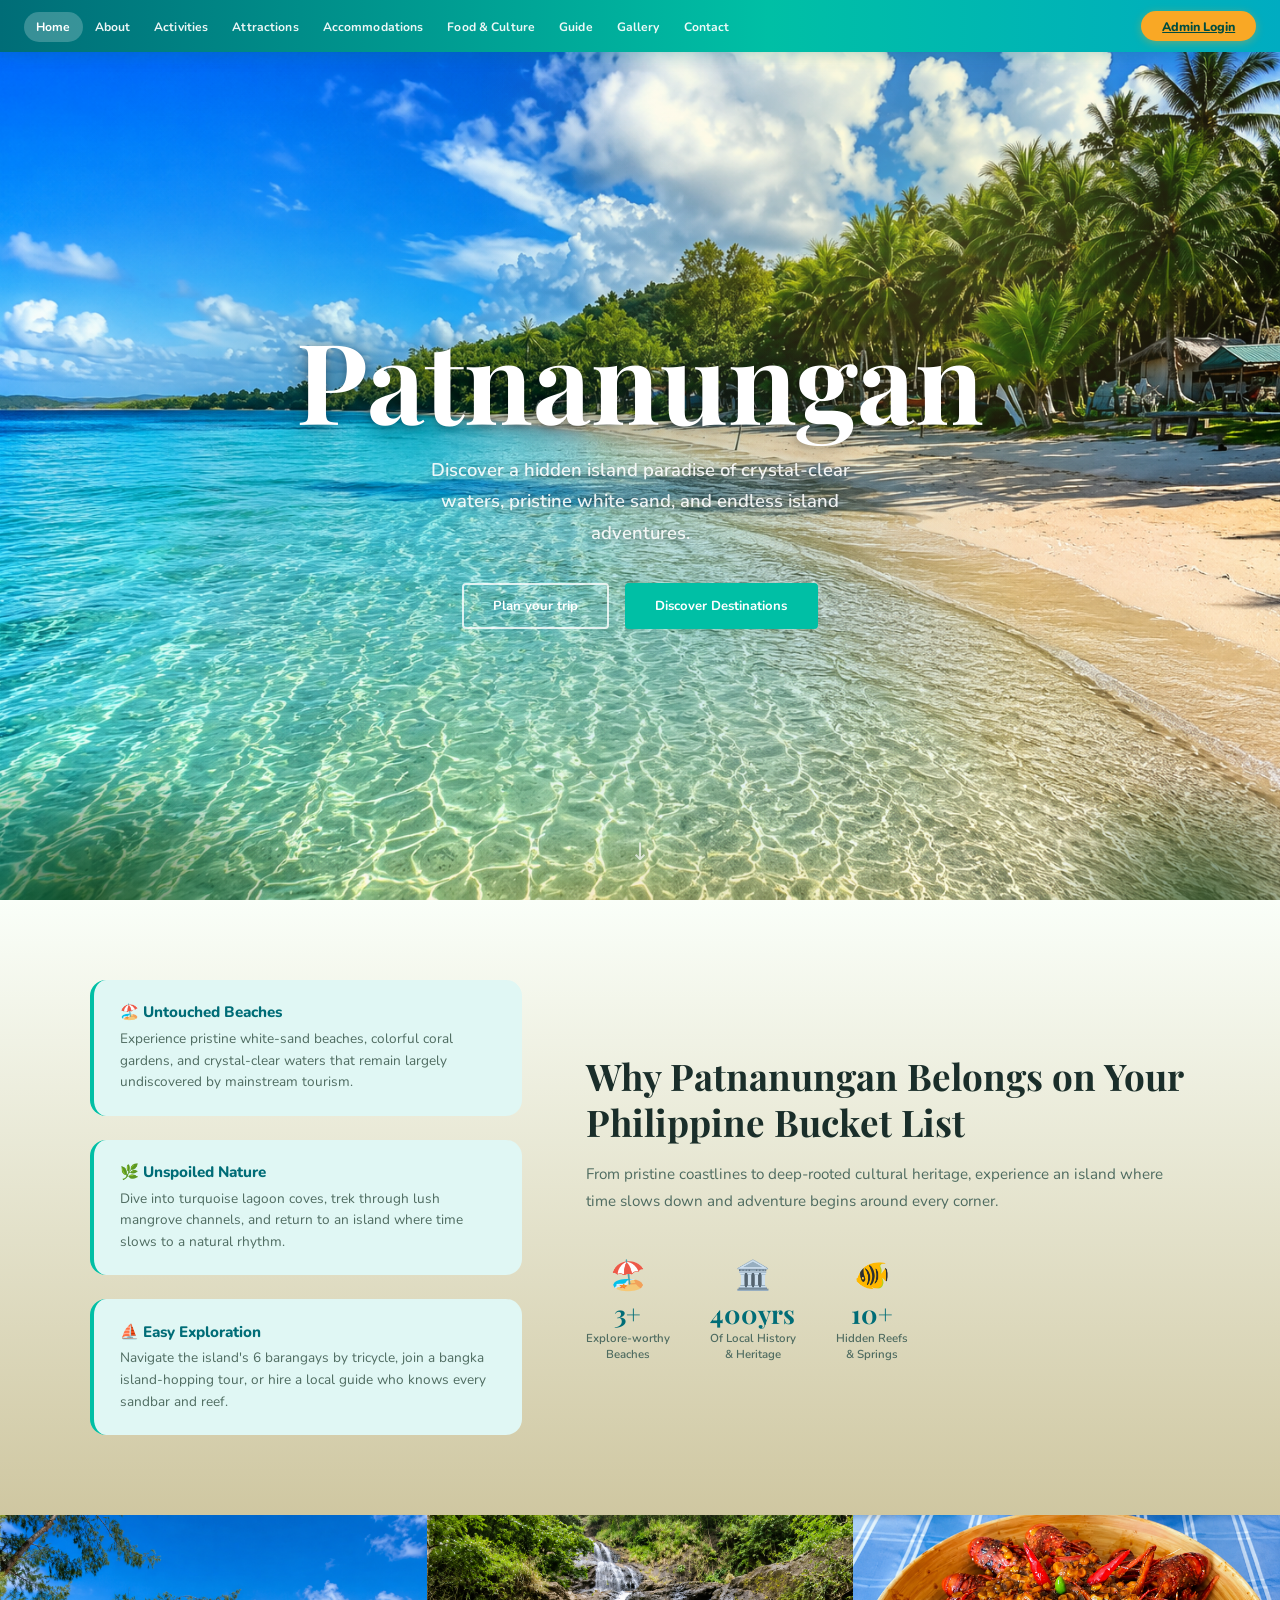
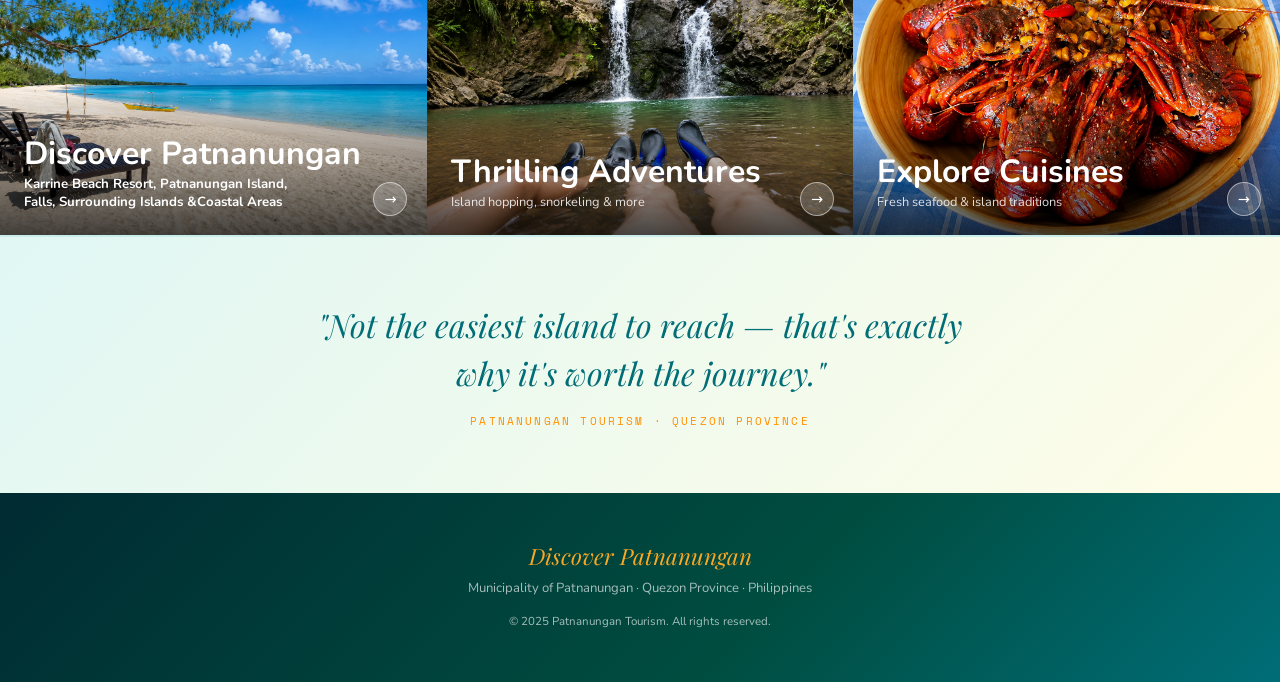
<file: patnanungan_site/index.html>
<!DOCTYPE html>
<html lang="en">
<head>
<meta charset="UTF-8">
<meta name="viewport" content="width=device-width, initial-scale=1.0">
<title>Discover Patnanungan — Island Paradise of Quezon</title>
<link rel="preconnect" href="https://fonts.googleapis.com">
<link href="https://fonts.googleapis.com/css2?family=Playfair+Display:ital,wght@0,400;0,700;1,400&family=Nunito:wght@400;600;700;800&family=Space+Mono:wght@400;700&display=swap" rel="stylesheet">
<link rel="stylesheet" href="css/style.css">
<style>
body { padding-top: 0; }

/* HERO */
.hero {
  position: relative; height: 100vh; min-height: 560px;
  overflow: hidden; display: flex; align-items: center; justify-content: center;
}
.hero-bg {
  position: absolute; inset: 0;
  background-image: url("assets/patnanunganheader.png");
  background-size: cover;
  background-position: center;
  background-repeat: no-repeat;
}
.hero-bg::before {
  content: ''; position: absolute; bottom: 0; left: 0; right: 0; height: 42%;
  background:
    radial-gradient(ellipse 28% 55% at 6% 100%, rgba(5,50,10,0.75) 0%, transparent 70%),
    radial-gradient(ellipse 18% 48% at 94% 100%, rgba(5,50,10,0.65) 0%, transparent 70%),
    radial-gradient(ellipse 50% 30% at 50% 100%, rgba(255,152,0,0.18) 0%, transparent 60%);
}
.hero-bg::after {
  content: ''; position: absolute; inset: 0;
  background:
    radial-gradient(circle at 72% 18%, rgba(255,230,100,0.28) 0%, transparent 38%),
    radial-gradient(circle at 28% 50%, rgba(0,200,180,0.15) 0%, transparent 42%),
    radial-gradient(circle at 55% 70%, rgba(0,150,220,0.20) 0%, transparent 35%);
}
.hero-content {
  position: relative; z-index: 2; text-align: center; color: #fff;
  padding: 2rem; margin-top: 52px;
}
.hero-content h1 {
  font-family: var(--ff-disp); font-size: clamp(3rem,9vw,7rem);
  font-weight: 700; line-height: 1; margin-bottom: 1.2rem;
  text-shadow: 0 4px 32px rgba(0,0,0,0.45), 0 2px 8px rgba(0,0,0,0.3);
}
.hero-content p {
  font-size: clamp(0.95rem,2vw,1.15rem); font-weight: 600;
  color: rgba(255,255,255,0.9); max-width: 480px;
  margin: 0 auto 2.2rem; line-height: 1.7;
  text-shadow: 0 1px 8px rgba(0,0,0,0.4);
}
.hero-btns { display: flex; gap: 1rem; justify-content: center; flex-wrap: wrap; }
.btn-outline {
  background: transparent; color: #fff; border: 2px solid rgba(255,255,255,0.8);
  font-family: var(--ff-body); font-weight: 700; font-size: 0.82rem;
  padding: 0.75rem 1.8rem; border-radius: 4px; cursor: pointer;
  text-decoration: none; display: inline-block; transition: background 0.2s;
}
.btn-outline:hover { background: rgba(255,255,255,0.15); }
.btn-fill {
  background: var(--primary); color: #fff; border: 2px solid var(--primary);
  font-family: var(--ff-body); font-weight: 700; font-size: 0.82rem;
  padding: 0.75rem 1.8rem; border-radius: 4px; cursor: pointer;
  text-decoration: none; display: inline-block; transition: background 0.2s, transform 0.2s;
}
.btn-fill:hover { background: #007a68; transform: translateY(-2px); }
.hero-arrow {
  position: absolute; bottom: 2rem; left: 50%; transform: translateX(-50%);
  z-index: 3; color: rgba(255,255,255,0.7); font-size: 1.5rem;
  animation: bounce 2s ease-in-out infinite;
}
@keyframes bounce { 0%,100%{transform:translateX(-50%) translateY(0)} 50%{transform:translateX(-50%) translateY(8px)} }

/* WHY SECTION */
.why-section { background: linear-gradient(180deg,#FAFFF9 0%,#cfc7a1 100%); padding: 5rem 2rem; }
.why-inner { max-width: 1100px; margin: 0 auto; display: grid; grid-template-columns: 1fr 1.4fr; gap: 4rem; align-items: center; }
@media(max-width:760px){.why-inner{grid-template-columns:1fr;}}
.why-features { display: flex; flex-direction: column; gap: 1.5rem; }
.why-feature {
  background: var(--primary-lt); border-radius: var(--r);
  padding: 1.4rem 1.6rem; border-left: 4px solid var(--primary);
  transition: transform 0.2s, box-shadow 0.2s;
}
.why-feature:hover { transform: translateX(4px); box-shadow: var(--shadow); }
.why-feature h4 { font-weight: 800; font-size: 0.95rem; color: var(--primary-dk); margin-bottom: 0.35rem; }
.why-feature p { font-size: 0.85rem; color: var(--muted); line-height: 1.6; }
.why-right h2 { font-family: var(--ff-disp); font-size: clamp(1.6rem,3.5vw,2.3rem); color: var(--text); margin-bottom: 1rem; line-height: 1.25; }
.why-right > p { font-size: 0.95rem; color: var(--muted); line-height: 1.8; margin-bottom: 2.5rem; }
.why-stats { display: flex; gap: 2.5rem; flex-wrap: wrap; }
.why-stat { text-align: center; }
.why-stat-icon { font-size: 1.8rem; margin-bottom: 0.4rem; }
.why-stat-num { font-family: var(--ff-disp); font-weight: 700; font-size: 1.6rem; color: var(--primary-dk); line-height: 1; }
.why-stat-lbl { font-size: 0.72rem; color: var(--muted); margin-top: 0.2rem; font-weight: 600; }

/* FEATURE CARDS ROW */
.feature-row { display: grid; grid-template-columns: repeat(3,1fr); }
@media(max-width:640px){.feature-row{grid-template-columns:1fr;}}
.feat-card { position: relative; overflow: hidden; aspect-ratio: 4/3; cursor: pointer; }
.feat-card:nth-child(1) .feat-bg { background: linear-gradient(160deg,#006994 0%,#00B4D8 100%); }
.feat-card:nth-child(2) .feat-bg { background: linear-gradient(160deg,#1B5E20 0%,#43A047 100%); }
.feat-card:nth-child(3) .feat-bg { background: linear-gradient(160deg,#E65100 0%,#FF8F00 100%); }
.feat-bg { position: absolute; inset: 0; display: flex; align-items: center; justify-content: center; font-size: 5rem; transition: transform 0.4s; }
.feat-card:hover .feat-bg { transform: scale(1.06); }
.feat-label { position: absolute; bottom: 0; left: 0; right: 0; padding: 2.5rem 1.5rem 1.5rem; background: linear-gradient(transparent,rgba(0,0,0,0.72)); color: #fff; }
.feat-label h3 { font-family: var(--ff-disp); font-size: 1.3rem; margin-bottom: 0.3rem; }
.feat-label p { font-size: 0.8rem; opacity: 0.85; }
.feat-arrow { position: absolute; bottom: 1.2rem; right: 1.2rem; width: 34px; height: 34px; background: rgba(255,255,255,0.2); border: 1px solid rgba(255,255,255,0.5); border-radius: 50%; display: flex; align-items: center; justify-content: center; font-size: 0.9rem; color: #fff; transition: background 0.2s; }
.feat-card:hover .feat-arrow { background: var(--primary); border-color: var(--primary); }

/* SLOGAN */
.slogan-band { background: linear-gradient(135deg,#E0F7F4 0%,#FFFDE7 100%); padding: 4rem 2rem; text-align: center; border-top: 2px solid var(--border); }
.slogan-band blockquote { font-family: var(--ff-disp); font-style: italic; font-size: clamp(1.3rem,3.5vw,2rem); color: var(--primary-dk); max-width: 680px; margin: 0 auto; line-height: 1.5; }
.slogan-band cite { display: block; margin-top: 1rem; font-family: var(--ff-mono); font-size: 0.68rem; letter-spacing: 0.2em; color: #FF8F00; font-style: normal; text-transform: uppercase; }
</style>
</head>
<body>

<nav>
  <ul class="nav-links" id="navLinks">
    <li><a href="index.html" class="active">Home</a></li>
    <li><a href="about.html">About</a></li>
    <li><a href="activities.html">Activities</a></li>
    <li><a href="attractions.html">Attractions</a></li>
    <li><a href="accommodations.html">Accommodations</a></li>
    <li><a href="culture-food.html">Food &amp; Culture</a></li>
    <li><a href="guide.html">Guide</a></li>
    <li><a href="gallery.html">Gallery</a></li>
    <li><a href="contact.html">Contact</a></li>
    
  </ul>
 <a href="http://patnanungan_site.local:8080/admin_login.php"  class="nav-book">Admin Login</a>
  <button class="nav-toggle" id="navToggle" onclick="toggleNav()"><span></span><span></span><span></span></button>
</nav>

<!-- HERO -->
<div class="hero">
  <div class="hero-bg"></div>
  <div class="hero-content">
    <h1>Patnanungan</h1>
    <p>Discover a hidden island paradise of crystal-clear waters, pristine white sand, and endless island adventures.</p>
    <div class="hero-btns">
      <a href="guide.html" class="btn-outline">Plan your trip</a>
      <a href="attractions.html" class="btn-fill">Discover Destinations</a>
    </div>
  </div>
  <div class="hero-arrow">↓</div>
</div>

<!-- WHY VISIT -->
<div class="why-section">

  <div class="why-inner">
    <div class="why-features">
      <div class="why-feature">
        <h4>🏖️ Untouched Beaches</h4>
        <p>Experience pristine white-sand beaches, colorful coral gardens, and crystal-clear waters that remain largely undiscovered by mainstream tourism.</p>
      </div>
      <div class="why-feature">
        <h4>🌿 Unspoiled Nature</h4>
        <p>Dive into turquoise lagoon coves, trek through lush mangrove channels, and return to an island where time slows to a natural rhythm.</p>
      </div>
      <div class="why-feature">
        <h4>⛵ Easy Exploration</h4>
        <p>Navigate the island's 6 barangays by tricycle, join a bangka island-hopping tour, or hire a local guide who knows every sandbar and reef.</p>
      </div>
    </div>
    <div class="why-right">
      <h2>Why Patnanungan Belongs on Your Philippine Bucket List</h2>
      <p>From pristine coastlines to deep-rooted cultural heritage, experience an island where time slows down and adventure begins around every corner.</p>
      <div class="why-stats">
        <div class="why-stat">
          <div class="why-stat-icon">🏖️</div>
          <div class="why-stat-num">3+</div>
          <div class="why-stat-lbl">Explore-worthy<br>Beaches</div>
        </div>
        <div class="why-stat">
          <div class="why-stat-icon">🏛️</div>
          <div class="why-stat-num">400yrs</div>
          <div class="why-stat-lbl">Of Local History<br>&amp; Heritage</div>
        </div>
        <div class="why-stat">
          <div class="why-stat-icon">🐠</div>
          <div class="why-stat-num">10+</div>
          <div class="why-stat-lbl">Hidden Reefs<br>&amp; Springs</div>
        </div>
      </div>
    </div>
  </div>
</div>

<!-- FEATURE CARD ROW -->
<div class="feature-row">
  <a class="feat-card" href="attractions.html">
  <div class="feat-bg">
  <img src="assets/discover.png" alt="Discover Patnanungan" style="width: 100%; height: 100%; object-fit: cover;">
</div>
        <div class="feat-label"><h1>Discover Patnanungan</h1>
            <p><h5>Karrine Beach Resort, Patnanungan Island, 
                <br>Falls, Surrounding Islands &amp;Coastal Areas</h5></p>
        </div>
    <div class="feat-arrow">→</div>
  </a>
  <a class="feat-card" href="activities.html">
     <div class="feat-bg">
        <img src="assets/activity.png" alt="Activities in Patnanungan" style="width: 100%; height: 100%; object-fit: cover;">
     </div>
    <div class="feat-label"><h1>Thrilling Adventures</h1><p>Island hopping, snorkeling &amp; more</p></div>
    <div class="feat-arrow">→</div>
  </a>
  <a class="feat-card" href="culture-food.html">
    <div class="feat-bg">
        <img src="assets/cuisine.png" alt="Cuisines in Patnanungan" style="width: 100%; height: 100%; object-fit: cover;">
    </div>
    <div class="feat-label"><h1>Explore Cuisines</h1><p>Fresh seafood &amp; island traditions</p></div>
    <div class="feat-arrow">→</div>
  </a>
</div>

<!-- SLOGAN -->
<div class="slogan-band">
  <blockquote>"Not the easiest island to reach — that's exactly why it's worth the journey."</blockquote>
  <cite>Patnanungan Tourism · Quezon Province</cite>
</div>

<footer>
  <div class="f-brand">Discover Patnanungan</div>
  <p>Municipality of Patnanungan · Quezon Province · Philippines</p>
  <p style="margin-top:1rem;font-size:0.72rem;">© 2025 Patnanungan Tourism. All rights reserved.</p>
</footer>
<button class="back-top" id="backTop" onclick="scrollToTop()">↑</button>
<script src="css/main.js"></script>
</body>
</html>
</file>
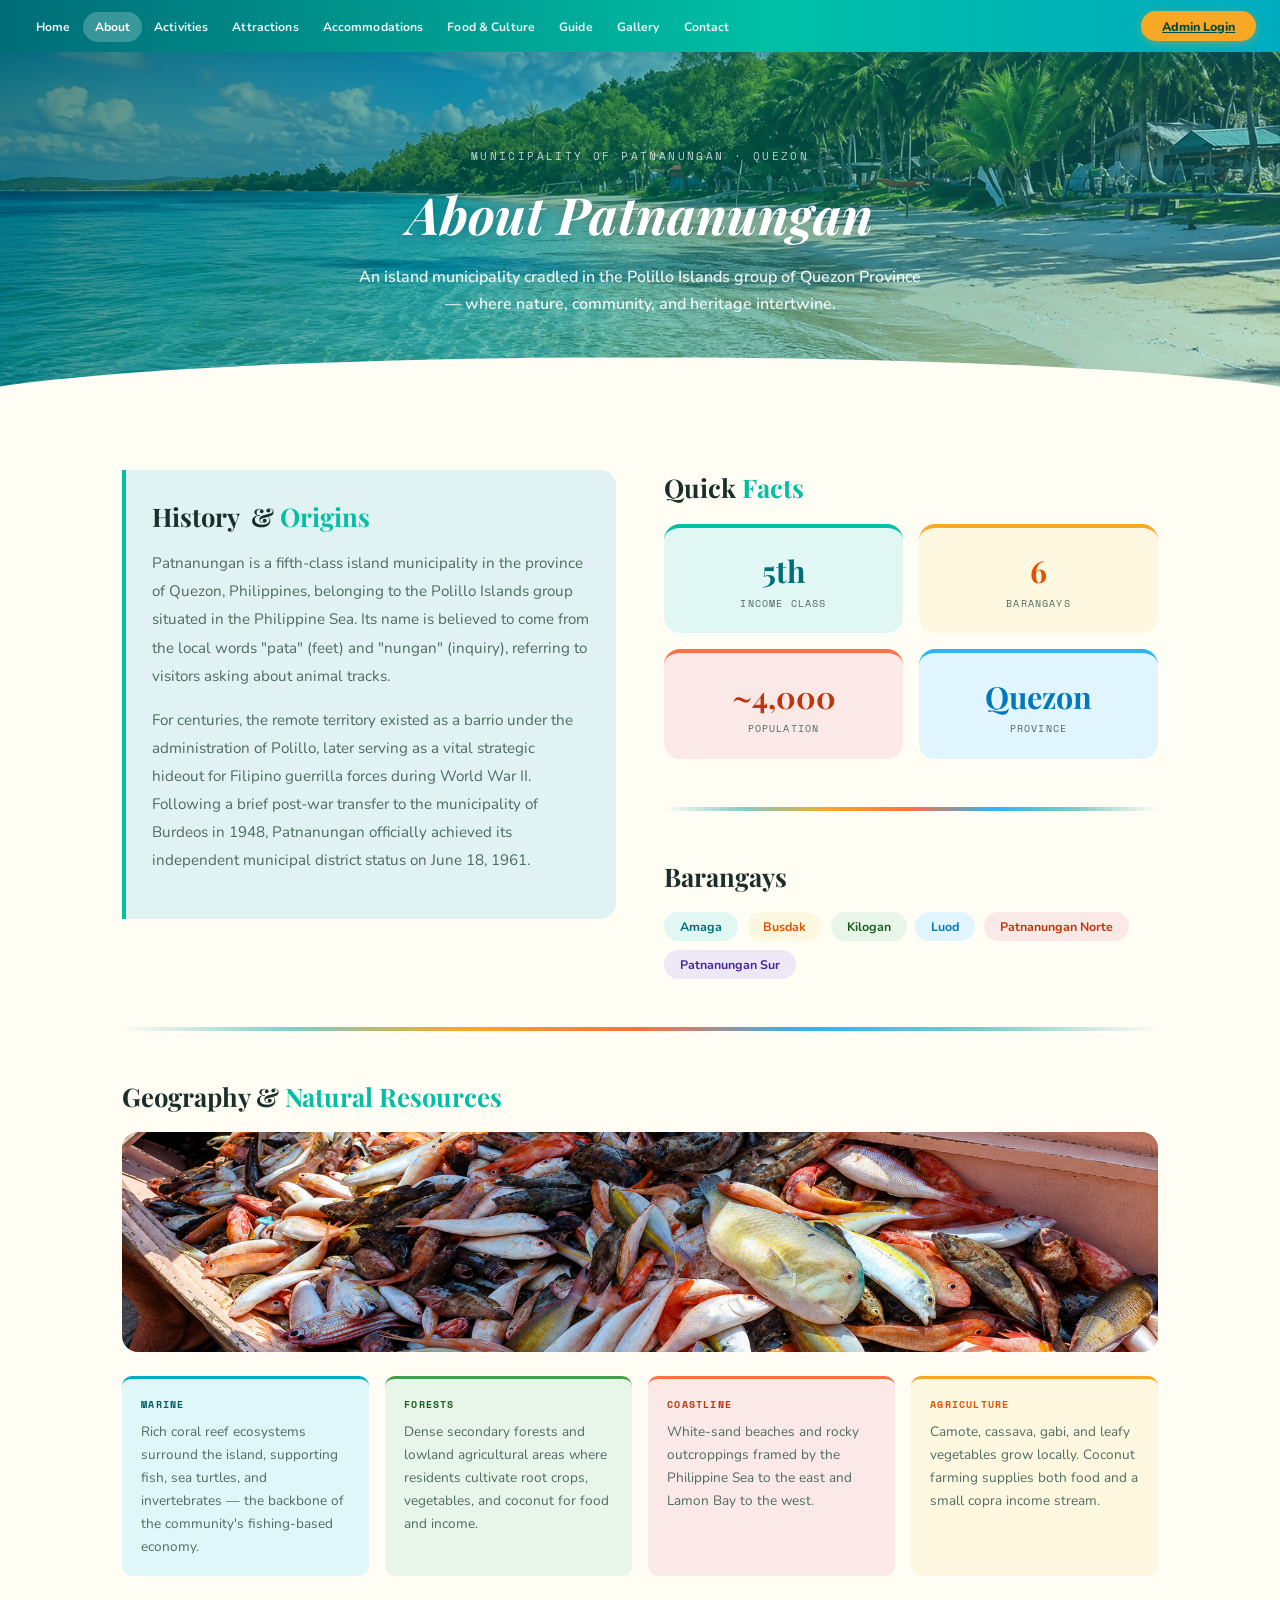
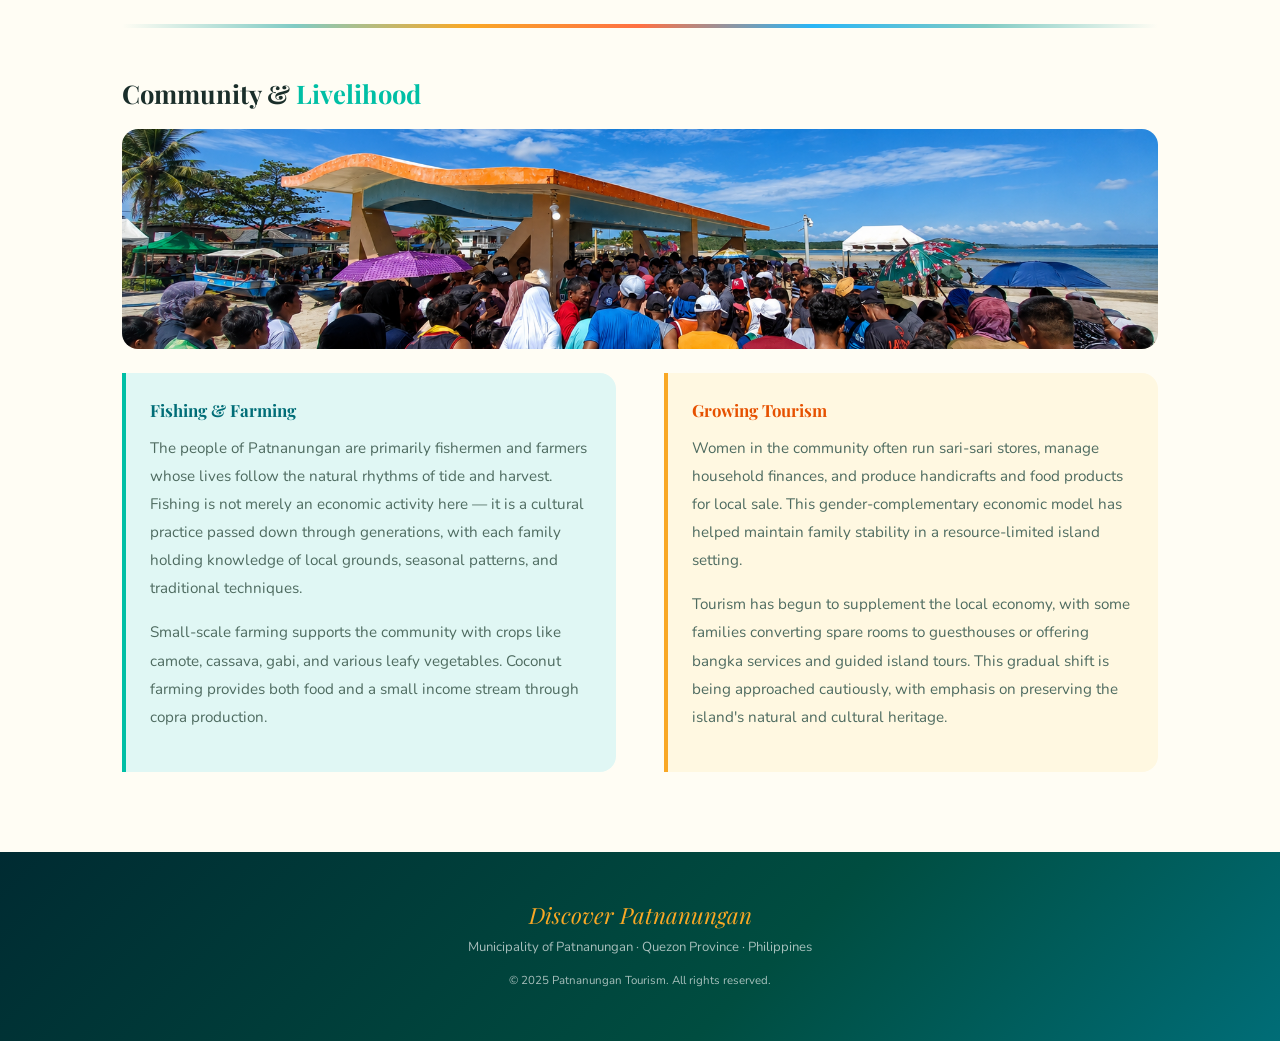
<file: patnanungan_site/about.html>
<!DOCTYPE html>
<html lang="en">
<head>
<meta charset="UTF-8">
<meta name="viewport" content="width=device-width, initial-scale=1.0">
<title>About Patnanungan — Discover Patnanungan</title>
<link rel="preconnect" href="https://fonts.googleapis.com">
<link href="https://fonts.googleapis.com/css2?family=Playfair+Display:ital,wght@0,400;0,700;1,400&family=Nunito:wght@400;600;700;800&family=Space+Mono:wght@400;700&display=swap" rel="stylesheet">
<link rel="stylesheet" href="css/style.css">
</head>
<body>

<nav>
  <ul class="nav-links" id="navLinks">
    <li><a href="index.html">Home</a></li>
    <li><a href="about.html" class="active">About</a></li>
    <li><a href="activities.html">Activities</a></li>
    <li><a href="attractions.html">Attractions</a></li>
    <li><a href="accommodations.html">Accommodations</a></li>
    <li><a href="culture-food.html">Food &amp; Culture</a></li>
    <li><a href="guide.html">Guide</a></li>
    <li><a href="gallery.html">Gallery</a></li>
    <li><a href="contact.html">Contact</a></li>
  </ul>
 <a href="http://patnanungan_site.local:8080/admin_login.php"  class="nav-book">Admin Login</a>
  <button class="nav-toggle" id="navToggle" onclick="toggleNav()">
    <span></span><span></span><span></span>
  </button>
</nav>

<div class="page-hero">
  <span class="ph-tag">Municipality of Patnanungan · Quezon</span>
  <h1>About Patnanungan</h1>
  <p>An island municipality cradled in the Polillo Islands group of Quezon Province — where nature, community, and heritage intertwine.</p>
</div>

<div class="content-wrap">

  <!-- ── HISTORY & QUICK FACTS ── -->
  <div class="two-col">
    <div class="about-history-card">
      <h2 class="section-title">History &nbsp;&amp; <span>Origins</span></h2>
      <p class="body-text">Patnanungan is a fifth-class island municipality in the province of Quezon, Philippines, belonging to the Polillo Islands group situated in the Philippine Sea. Its name is believed to come from the local words "pata" (feet) and "nungan" (inquiry), referring to visitors asking about animal tracks.</p>
      <p class="body-text">For centuries, the remote territory existed as a barrio under the administration of Polillo, later serving as a vital strategic hideout for Filipino guerrilla forces during World War II. Following a brief post-war transfer to the municipality of Burdeos in 1948, Patnanungan officially achieved its independent municipal district status on June 18, 1961.</p>
    </div>
    <div>
      <h2 class="section-title">Quick <span>Facts</span></h2>
      <div class="stat-grid">
        <div class="stat-box stat-teal"><div class="stat-num">5th</div><div class="stat-lbl">Income Class</div></div>
        <div class="stat-box stat-sun"><div class="stat-num">6</div><div class="stat-lbl">Barangays</div></div>
        <div class="stat-box stat-coral"><div class="stat-num">~4,000</div><div class="stat-lbl">Population</div></div>
        <div class="stat-box stat-sky"><div class="stat-num">Quezon</div><div class="stat-lbl">Province</div></div>
      </div>
      <div class="divider"></div>
      <h2 class="section-title">Barangays</h2>
      <div class="barangay-list">
        <span class="barangay-tag bt-teal">Amaga</span>
        <span class="barangay-tag bt-sun">Busdak</span>
        <span class="barangay-tag bt-palm">Kilogan</span>
        <span class="barangay-tag bt-sky">Luod</span>
        <span class="barangay-tag bt-coral">Patnanungan Norte</span>
        <span class="barangay-tag bt-violet">Patnanungan Sur</span>
      </div>
    </div>
  </div>

  <div class="divider"></div>

  <!-- ── GEOGRAPHY ── -->
  <h2 class="section-title">Geography &amp; <span>Natural Resources</span></h2>

  <!-- REPLACE src with your actual landscape image path -->
  <img
    src="assets/resources.png"
    alt="Patnanungan landscape — white-sand beaches and lush coastal terrain"
    class="section-banner-img"
    onerror="this.style.display='none'; this.nextElementSibling.style.display='flex';"
  >
  <div class="section-banner-placeholder geo-placeholder">
    <div class="sbp-inner">
      <svg width="40" height="40" viewBox="0 0 24 24" fill="none" stroke="#00897B" stroke-width="1.5" stroke-linecap="round" stroke-linejoin="round"><path d="M3 17l4-8 4 4 3-6 4 8"/><circle cx="7.5" cy="6.5" r="1.5"/></svg>
      <span>Place your geography / landscape photo here</span>
      <code>src="assets/geography-landscape.jpg"</code>
    </div>
  </div>

  <div class="geo-card-grid">
    <div class="geo-card gc-ocean">
      <div class="gc-label">Marine</div>
      <p>Rich coral reef ecosystems surround the island, supporting fish, sea turtles, and invertebrates — the backbone of the community's fishing-based economy.</p>
    </div>
    <div class="geo-card gc-forest">
      <div class="gc-label">Forests</div>
      <p>Dense secondary forests and lowland agricultural areas where residents cultivate root crops, vegetables, and coconut for food and income.</p>
    </div>
    <div class="geo-card gc-beach">
      <div class="gc-label">Coastline</div>
      <p>White-sand beaches and rocky outcroppings framed by the Philippine Sea to the east and Lamon Bay to the west.</p>
    </div>
    <div class="geo-card gc-farm">
      <div class="gc-label">Agriculture</div>
      <p>Camote, cassava, gabi, and leafy vegetables grow locally. Coconut farming supplies both food and a small copra income stream.</p>
    </div>
  </div>

  <div class="divider"></div>

  <!-- ── COMMUNITY & LIVELIHOOD ── -->
  <h2 class="section-title">Community &amp; <span>Livelihood</span></h2>

  <!-- REPLACE src with your actual community image path -->
  <img
    src="assets/community.png"
    alt="Patnanungan community — fishermen and local life"
    class="section-banner-img"
    onerror="this.style.display='none'; this.nextElementSibling.style.display='flex';"
  >
  <div class="section-banner-placeholder liv-placeholder">
    <div class="sbp-inner">
      <svg width="40" height="40" viewBox="0 0 24 24" fill="none" stroke="#FB8C00" stroke-width="1.5" stroke-linecap="round" stroke-linejoin="round"><circle cx="9" cy="7" r="3"/><path d="M3 21v-2a4 4 0 0 1 4-4h4a4 4 0 0 1 4 4v2"/><path d="M16 3.13a4 4 0 0 1 0 7.75"/><path d="M21 21v-2a4 4 0 0 0-3-3.87"/></svg>
      <span>Place your community / livelihood photo here</span>
      <code>src="assets/community-livelihood.jpg"</code>
    </div>
  </div>

  <div class="two-col">
    <div class="liv-card lc-teal">
      <h3 class="liv-card-title">Fishing &amp; Farming</h3>
      <p class="body-text">The people of Patnanungan are primarily fishermen and farmers whose lives follow the natural rhythms of tide and harvest. Fishing is not merely an economic activity here — it is a cultural practice passed down through generations, with each family holding knowledge of local grounds, seasonal patterns, and traditional techniques.</p>
      <p class="body-text">Small-scale farming supports the community with crops like camote, cassava, gabi, and various leafy vegetables. Coconut farming provides both food and a small income stream through copra production.</p>
    </div>
    <div class="liv-card lc-sun">
      <h3 class="liv-card-title">Growing Tourism</h3>
      <p class="body-text">Women in the community often run sari-sari stores, manage household finances, and produce handicrafts and food products for local sale. This gender-complementary economic model has helped maintain family stability in a resource-limited island setting.</p>
      <p class="body-text">Tourism has begun to supplement the local economy, with some families converting spare rooms to guesthouses or offering bangka services and guided island tours. This gradual shift is being approached cautiously, with emphasis on preserving the island's natural and cultural heritage.</p>
    </div>
  </div>

</div>

<footer>
  <div class="f-brand">Discover Patnanungan</div>
  <p>Municipality of Patnanungan · Quezon Province · Philippines</p>
  <p style="margin-top:1rem;font-size:0.72rem;">© 2025 Patnanungan Tourism. All rights reserved.</p>
</footer>

<button class="back-top" id="backTop" onclick="scrollToTop()">↑</button>
<script src="css/main.js"></script>
</body>
</html>
</file>
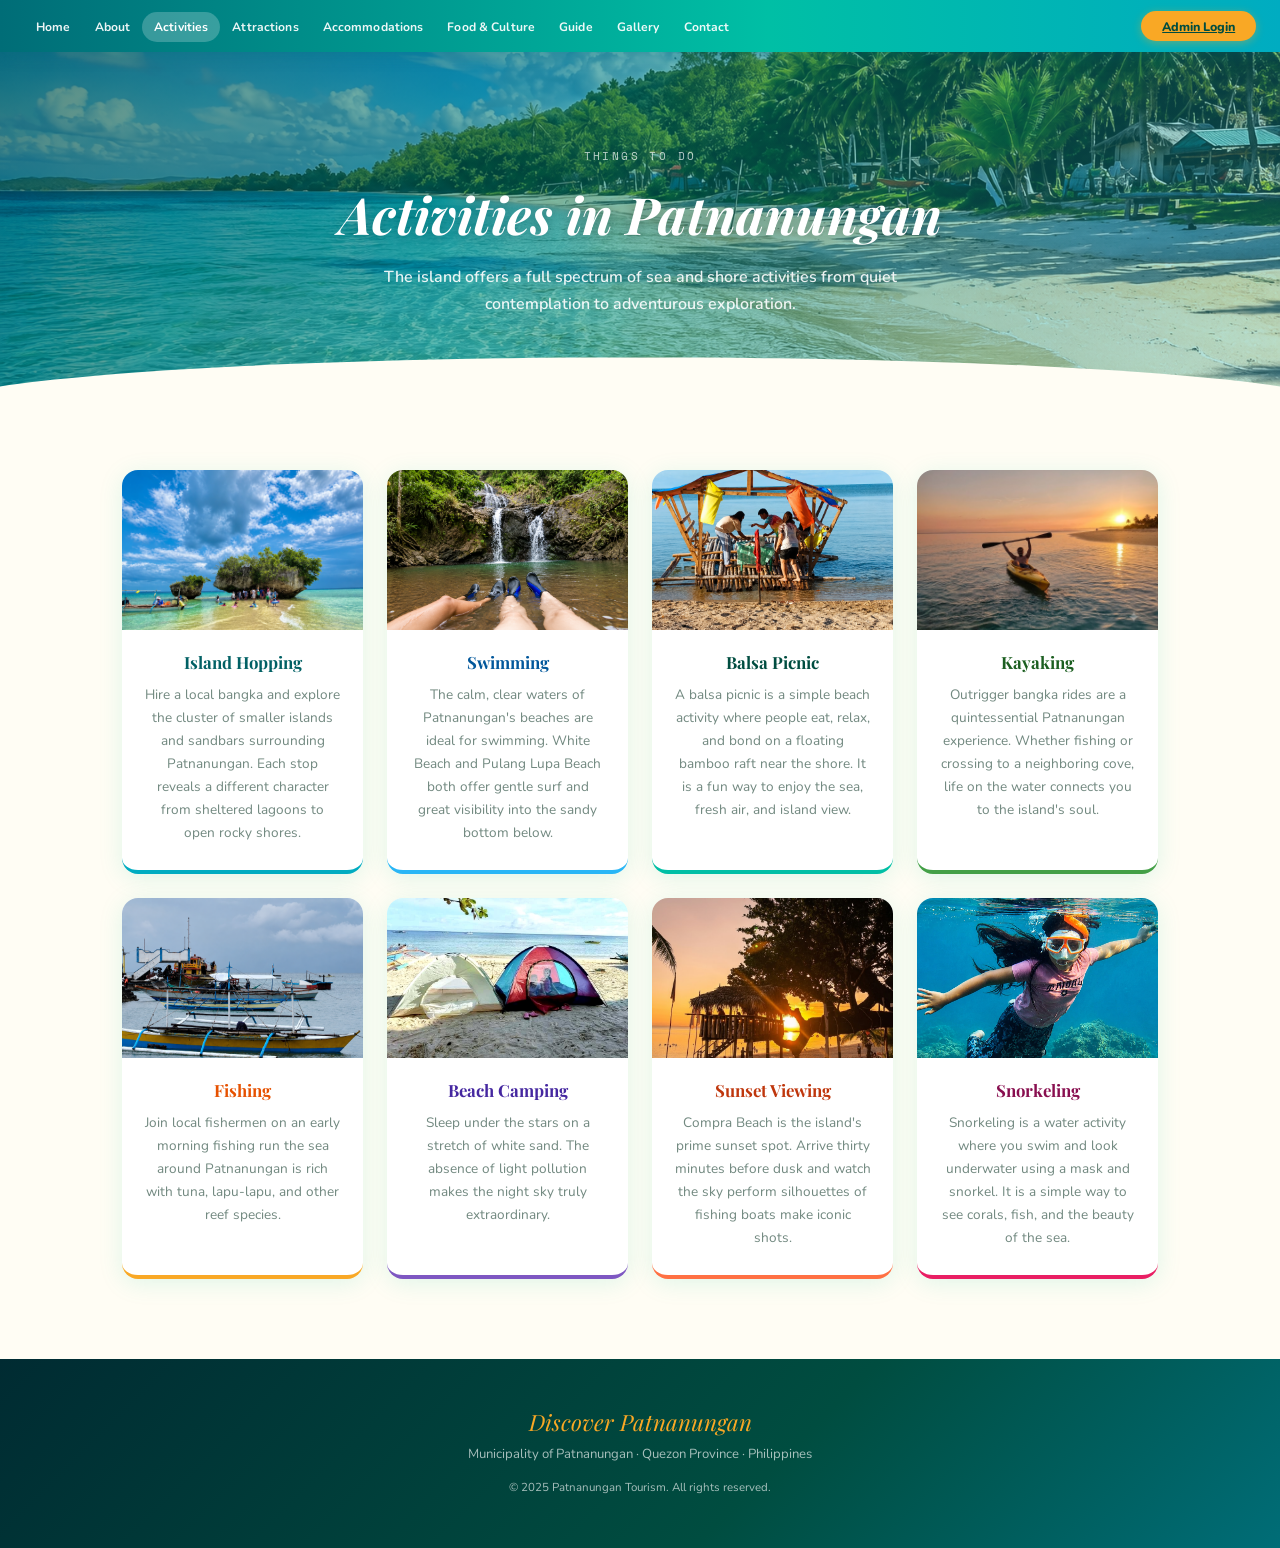
<file: patnanungan_site/activities.html>
<!DOCTYPE html>
<html lang="en">
<head>
<meta charset="UTF-8"><meta name="viewport" content="width=device-width, initial-scale=1.0">
<title>Activities — Discover Patnanungan</title>
<link rel="preconnect" href="https://fonts.googleapis.com">
<link href="https://fonts.googleapis.com/css2?family=Playfair+Display:ital,wght@0,400;0,700;1,400&family=Nunito:wght@400;600;700;800&family=Space+Mono:wght@400;700&display=swap" rel="stylesheet">
<link rel="stylesheet" href="css/style.css">
</head>
<body>
<nav><ul class="nav-links" id="navLinks">
  <li><a href="index.html">Home</a></li><li><a href="about.html">About</a></li>
  <li><a href="activities.html" class="active">Activities</a></li><li><a href="attractions.html">Attractions</a></li>
  <li><a href="accommodations.html">Accommodations</a></li><li><a href="culture-food.html">Food &amp; Culture</a></li>
  <li><a href="guide.html">Guide</a></li><li><a href="gallery.html">Gallery</a></li>
  <li><a href="contact.html">Contact</a></li>
</ul><a href="http://patnanungan_site.local:8080/admin_login.php" class="nav-book">Admin Login</a>
<button class="nav-toggle" id="navToggle" onclick="toggleNav()"><span></span><span></span><span></span></button></nav>

<div class="page-hero">
  <span class="ph-tag">Things To Do</span>
  <h1>Activities in Patnanungan</h1>
  <p>The island offers a full spectrum of sea and shore activities from quiet contemplation to adventurous exploration.</p>
</div>

<div class="content-wrap">
  <div class="act-grid">

    <div class="act-card act-ocean">
      <div class="act-img-area">
        <img src="assets/background.png" alt="Island Hopping"
          onerror="this.style.display='none'; this.nextElementSibling.style.display='flex';">
        <div class="act-emoji-fallback">⛵</div>
      </div>
      <div class="act-body">
        <h3>Island Hopping</h3>
        <p>Hire a local bangka and explore the cluster of smaller islands and sandbars surrounding Patnanungan. Each stop reveals a different character from sheltered lagoons to open rocky shores.</p>
      </div>
    </div>

    <div class="act-card act-sky">
      <div class="act-img-area">
        <img src="assets/activity.png" alt="Swimming"
          onerror="this.style.display='none'; this.nextElementSibling.style.display='flex';">
        <div class="act-emoji-fallback">🏊</div>
      </div>
      <div class="act-body">
        <h3>Swimming</h3>
        <p>The calm, clear waters of Patnanungan's beaches are ideal for swimming. White Beach and Pulang Lupa Beach both offer gentle surf and great visibility into the sandy bottom below.</p>
      </div>
    </div>

    <div class="act-card act-teal">
      <div class="act-img-area">
        <img src="assets/balsapicnic.png" alt="Picnic"
          onerror="this.style.display='none'; this.nextElementSibling.style.display='flex';">
        <div class="act-emoji-fallback">🤿</div>
      </div>
      <div class="act-body">
        <h3>Balsa Picnic</h3>
        <p>A balsa picnic is a simple beach activity where people eat, relax, and bond on a floating bamboo raft near the shore. It is a fun way to enjoy the sea, fresh air, and island view.</p>
      </div>
    </div>

    <div class="act-card act-palm">
      <div class="act-img-area">
        <img src="assets/kayak.jpg" alt="Boating"
          onerror="this.style.display='none'; this.nextElementSibling.style.display='flex';">
        <div class="act-emoji-fallback">🚣</div>
      </div>
      <div class="act-body">
        <h3>Kayaking</h3>
        <p>Outrigger bangka rides are a quintessential Patnanungan experience. Whether fishing or crossing to a neighboring cove, life on the water connects you to the island's soul.</p>
      </div>
    </div>

    <div class="act-card act-sun">
      <div class="act-img-area">
        <img src="assets/fishery.png" alt="Fishing"
          onerror="this.style.display='none'; this.nextElementSibling.style.display='flex';">
        <div class="act-emoji-fallback">🎣</div>
      </div>
      <div class="act-body">
        <h3>Fishing</h3>
        <p>Join local fishermen on an early morning fishing run the sea around Patnanungan is rich with tuna, lapu-lapu, and other reef species.</p>
      </div>
    </div>

    <div class="act-card act-violet">
      <div class="act-img-area">
        <img src="assets/camping.jpg" alt="Beach Camping"
          onerror="this.style.display='none'; this.nextElementSibling.style.display='flex';">
        <div class="act-emoji-fallback">⛺</div>
      </div>
      <div class="act-body">
        <h3>Beach Camping</h3>
        <p>Sleep under the stars on a stretch of white sand. The absence of light pollution makes the night sky truly extraordinary.</p>
      </div>
    </div>

    <div class="act-card act-coral">
      <div class="act-img-area">
        <img src="assets/sunset.jpg" alt="Sunset Viewing"
          onerror="this.style.display='none'; this.nextElementSibling.style.display='flex';">
        <div class="act-emoji-fallback">🌇</div>
      </div>
      <div class="act-body">
        <h3>Sunset Viewing</h3>
        <p>Compra Beach is the island's prime sunset spot. Arrive thirty minutes before dusk and watch the sky perform silhouettes of fishing boats make iconic shots.</p>
      </div>
    </div>

    <div class="act-card act-pink">
      <div class="act-img-area">
        <img src="assets/snorkeling.png" alt="Snorkeling"
          onerror="this.style.display='none'; this.nextElementSibling.style.display='flex';">
        <div class="act-emoji-fallback">🐠</div>
      </div>
      <div class="act-body">
        <h3>Snorkeling</h3>
        <p>Snorkeling is a water activity where you swim and look underwater using a mask and snorkel. It is a simple way to see corals, fish, and the beauty of the sea.</p>
      </div>
    </div>

  </div>
</div>

<footer><div class="f-brand">Discover Patnanungan</div><p>Municipality of Patnanungan · Quezon Province · Philippines</p><p style="margin-top:1rem;font-size:0.72rem;">© 2025 Patnanungan Tourism. All rights reserved.</p></footer>
<button class="back-top" id="backTop" onclick="scrollToTop()">↑</button>
<script src="css/main.js"></script>
</body>
</html>
</file>
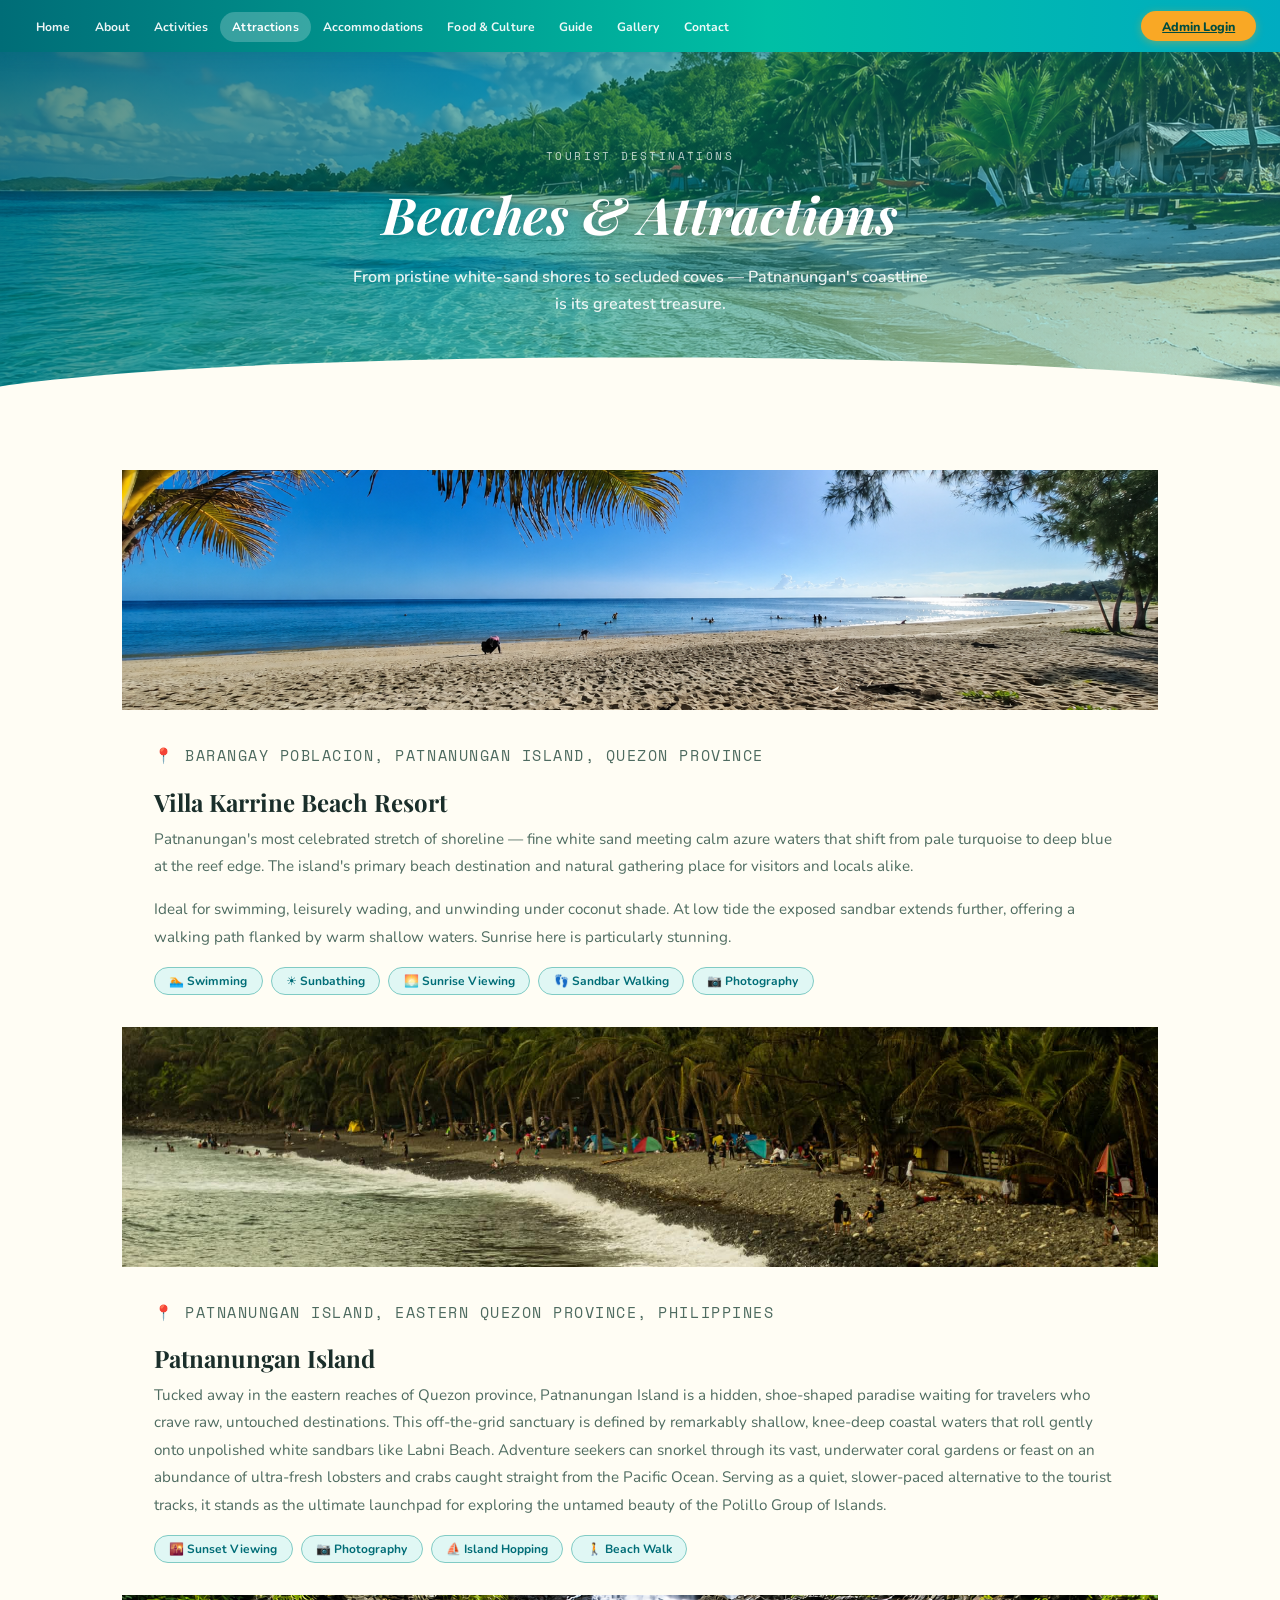
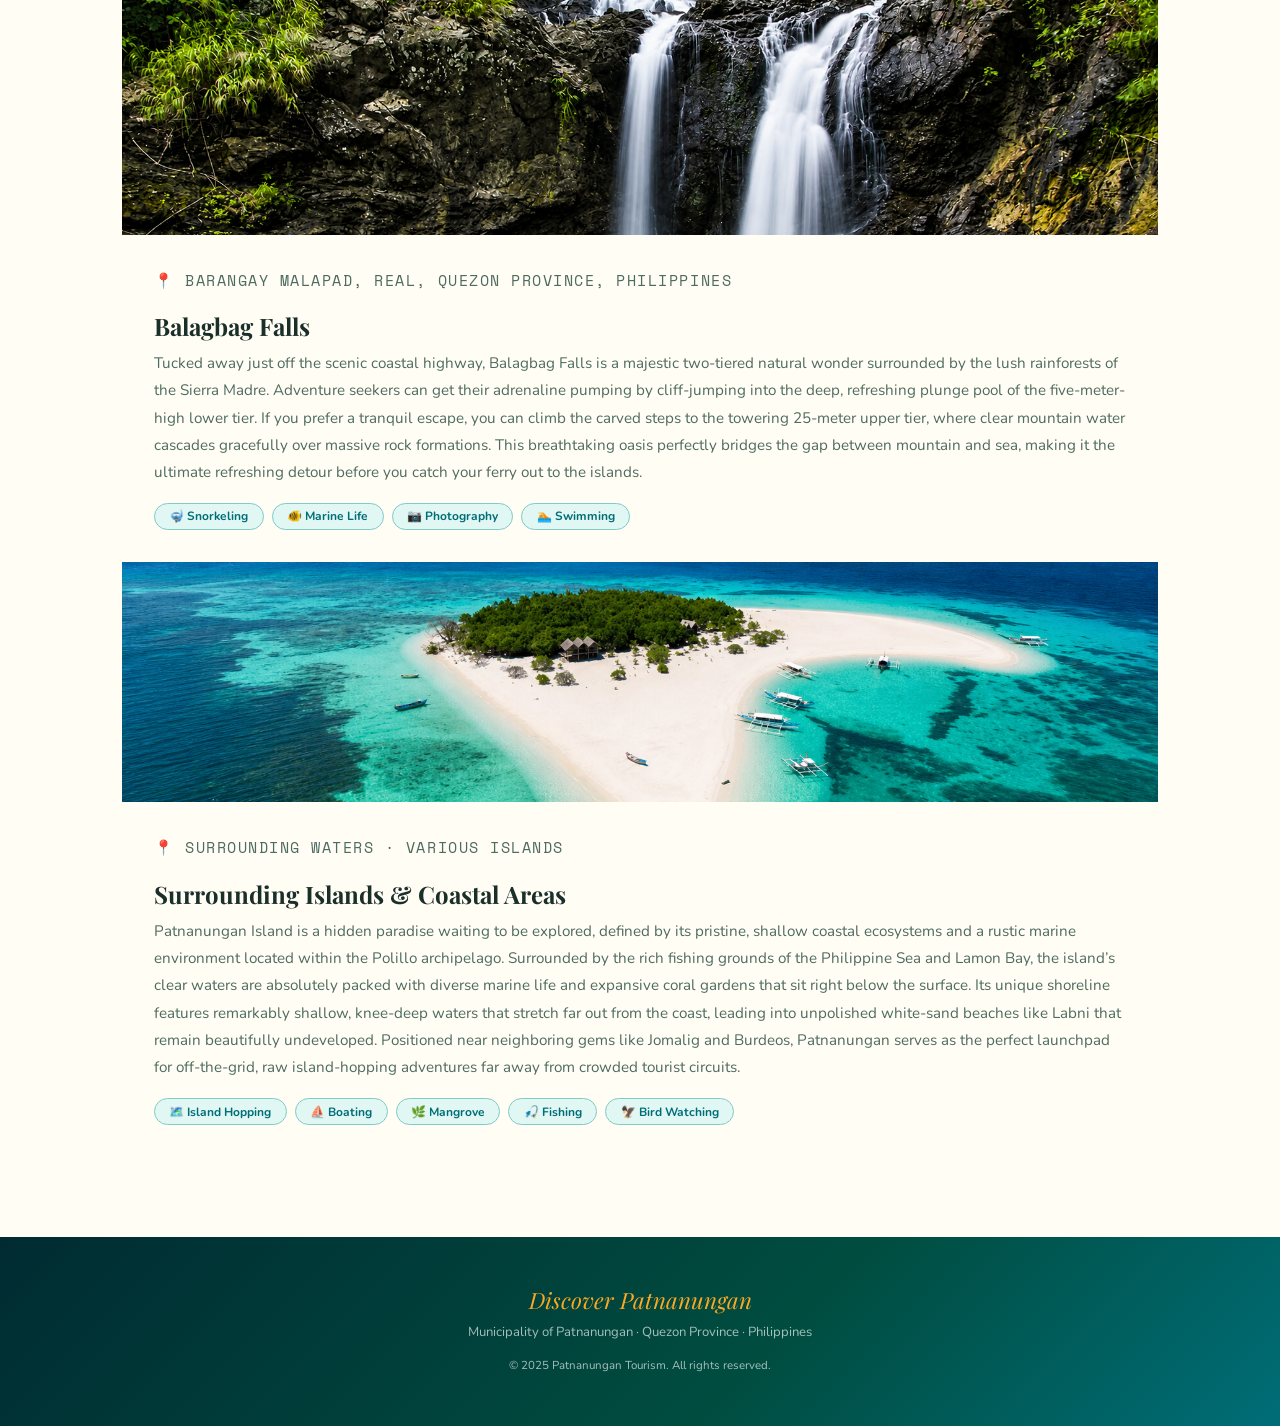
<file: patnanungan_site/attractions.html>
<!DOCTYPE html>
<html lang="en">
<head>
<meta charset="UTF-8">
<meta name="viewport" content="width=device-width, initial-scale=1.0">
<title>Attractions — Discover Patnanungan</title>
<link rel="preconnect" href="https://fonts.googleapis.com">
<link href="https://fonts.googleapis.com/css2?family=Playfair+Display:ital,wght@0,400;0,700;1,400&family=Nunito:wght@400;600;700;800&family=Space+Mono:wght@400;700&display=swap" rel="stylesheet">
<link rel="stylesheet" href="css/style.css">
</head>
<body>
<nav>
  <ul class="nav-links" id="navLinks">
    <li><a href="index.html">Home</a></li><li><a href="about.html">About</a></li>
    <li><a href="activities.html">Activities</a></li><li><a href="attractions.html" class="active">Attractions</a></li>
    <li><a href="accommodations.html">Accommodations</a></li><li><a href="culture-food.html">Food &amp; Culture</a></li>
    <li><a href="guide.html">Guide</a></li><li><a href="gallery.html">Gallery</a></li>
    <li><a href="contact.html">Contact</a></li>
  </ul>
  <a href="http://patnanungan_site.local:8080/admin_login.php" class="nav-book">Admin Login</a>
  <button class="nav-toggle" id="navToggle" onclick="toggleNav()"><span></span><span></span><span></span></button>
</nav>
<div class="page-hero">
  <span class="ph-tag">Tourist Destinations</span>
  <h1>Beaches &amp; Attractions</h1>
  <p>From pristine white-sand shores to secluded coves — Patnanungan's coastline is its greatest treasure.</p>
</div>
<div class="content-wrap">
  <div class="attraction-card">
    <div class="attr-visual beach1">
      <img src=" assets/villakarrine.png" alt="Villakarrine Beach" style="width: 100%; height: 100%; object-fit: cover;">
    </div>
    <div class="attr-body">
      <p class="attr-meta">📍 Barangay Poblacion, Patnanungan Island, Quezon Province</p>
      <h3>Villa Karrine Beach Resort</h3>
      <p>Patnanungan's most celebrated stretch of shoreline — fine white sand meeting calm azure waters that shift from pale turquoise to deep blue at the reef edge. The island's primary beach destination and natural gathering place for visitors and locals alike.</p>
      <p>Ideal for swimming, leisurely wading, and unwinding under coconut shade. At low tide the exposed sandbar extends further, offering a walking path flanked by warm shallow waters. Sunrise here is particularly stunning.</p>
      <div class="tag-row"><span class="act-tag">🏊 Swimming</span><span class="act-tag">☀️ Sunbathing</span><span class="act-tag">🌅 Sunrise Viewing</span><span class="act-tag">👣 Sandbar Walking</span><span class="act-tag">📷 Photography</span></div>
    </div>
  </div>
  <div class="attraction-card">
    <div class="attr-visual beach2">
       <img src=" assets/patnanungan.jpg" style="width: 100%; height: 100%; object-fit: cover;">
    </div>
    <div class="attr-body">
      <p class="attr-meta">📍 Patnanungan Island, Eastern Quezon province, Philippines</p>
      <h3>Patnanungan Island</h3>
      <p>Tucked away in the eastern reaches of Quezon province, Patnanungan Island is a hidden, shoe-shaped paradise waiting for travelers who crave raw, untouched destinations. This off-the-grid sanctuary is defined by remarkably shallow, knee-deep coastal waters that roll gently onto unpolished white sandbars like Labni Beach. Adventure seekers can snorkel through its vast, underwater coral gardens or feast on an abundance of ultra-fresh lobsters and crabs caught straight from the Pacific Ocean. Serving as a quiet, slower-paced alternative to the tourist tracks, it stands as the ultimate launchpad for exploring the untamed beauty of the Polillo Group of Islands.</p>
      <div class="tag-row"><span class="act-tag">🌇 Sunset Viewing</span><span class="act-tag">📷 Photography</span><span class="act-tag">⛵ Island Hopping</span><span class="act-tag">🚶 Beach Walk</span></div>
    </div>
  </div>
  <div class="attraction-card">
    <div class="attr-visual beach3">
      <img src=" assets/balagbag.png" style="width: 100%; height: 100%; object-fit: cover;">
    </div>
    <div class="attr-body">
      <p class="attr-meta">📍 Barangay Malapad, Real, Quezon Province, Philippines</p>
      <h3>Balagbag Falls</h3>
      <p>Tucked away just off the scenic coastal highway, Balagbag Falls is a majestic two-tiered natural wonder surrounded by the lush rainforests of the Sierra Madre. Adventure seekers can get their adrenaline pumping by cliff-jumping into the deep, refreshing plunge pool of the five-meter-high lower tier. If you prefer a tranquil escape, you can climb the carved steps to the towering 25-meter upper tier, where clear mountain water cascades gracefully over massive rock formations. This breathtaking oasis perfectly bridges the gap between mountain and sea, making it the ultimate refreshing detour before you catch your ferry out to the islands.</p>
    
      <div class="tag-row"><span class="act-tag">🤿 Snorkeling</span><span class="act-tag">🐠 Marine Life</span><span class="act-tag">📷 Photography</span><span class="act-tag">🏊 Swimming</span></div>
    </div>
  </div>
  <div class="attraction-card">
    <div class="attr-visual coastal">
      <img src=" assets/surrounding.png" style="width: 100%; height: 100%; object-fit: cover;">
    </div>
    <div class="attr-body">
      <p class="attr-meta">📍 Surrounding Waters · Various Islands</p>
      <h3>Surrounding Islands &amp; Coastal Areas</h3>
      <p>Patnanungan Island is a hidden paradise waiting to be explored, defined by its pristine, shallow coastal ecosystems and a rustic marine environment located within the Polillo archipelago. Surrounded by the rich fishing grounds of the Philippine Sea and Lamon Bay, the island’s clear waters are absolutely packed with diverse marine life and expansive coral gardens that sit right below the surface. Its unique shoreline features remarkably shallow, knee-deep waters that stretch far out from the coast, leading into unpolished white-sand beaches like Labni that remain beautifully undeveloped. Positioned near neighboring gems like Jomalig and Burdeos, Patnanungan serves as the perfect launchpad for off-the-grid, raw island-hopping adventures far away from crowded tourist circuits.</p>
      <div class="tag-row"><span class="act-tag">🗺️ Island Hopping</span><span class="act-tag">⛵ Boating</span><span class="act-tag">🌿 Mangrove</span><span class="act-tag">🎣 Fishing</span><span class="act-tag">🦅 Bird Watching</span></div>
    </div>
  </div>
</div>
<footer><div class="f-brand">Discover Patnanungan</div><p>Municipality of Patnanungan · Quezon Province · Philippines</p><p style="margin-top:1rem;font-size:0.72rem;">© 2025 Patnanungan Tourism. All rights reserved.</p></footer>
<button class="back-top" id="backTop" onclick="scrollToTop()">↑</button>
<script src="css/main.js"></script>
</body>
</html>
</file>
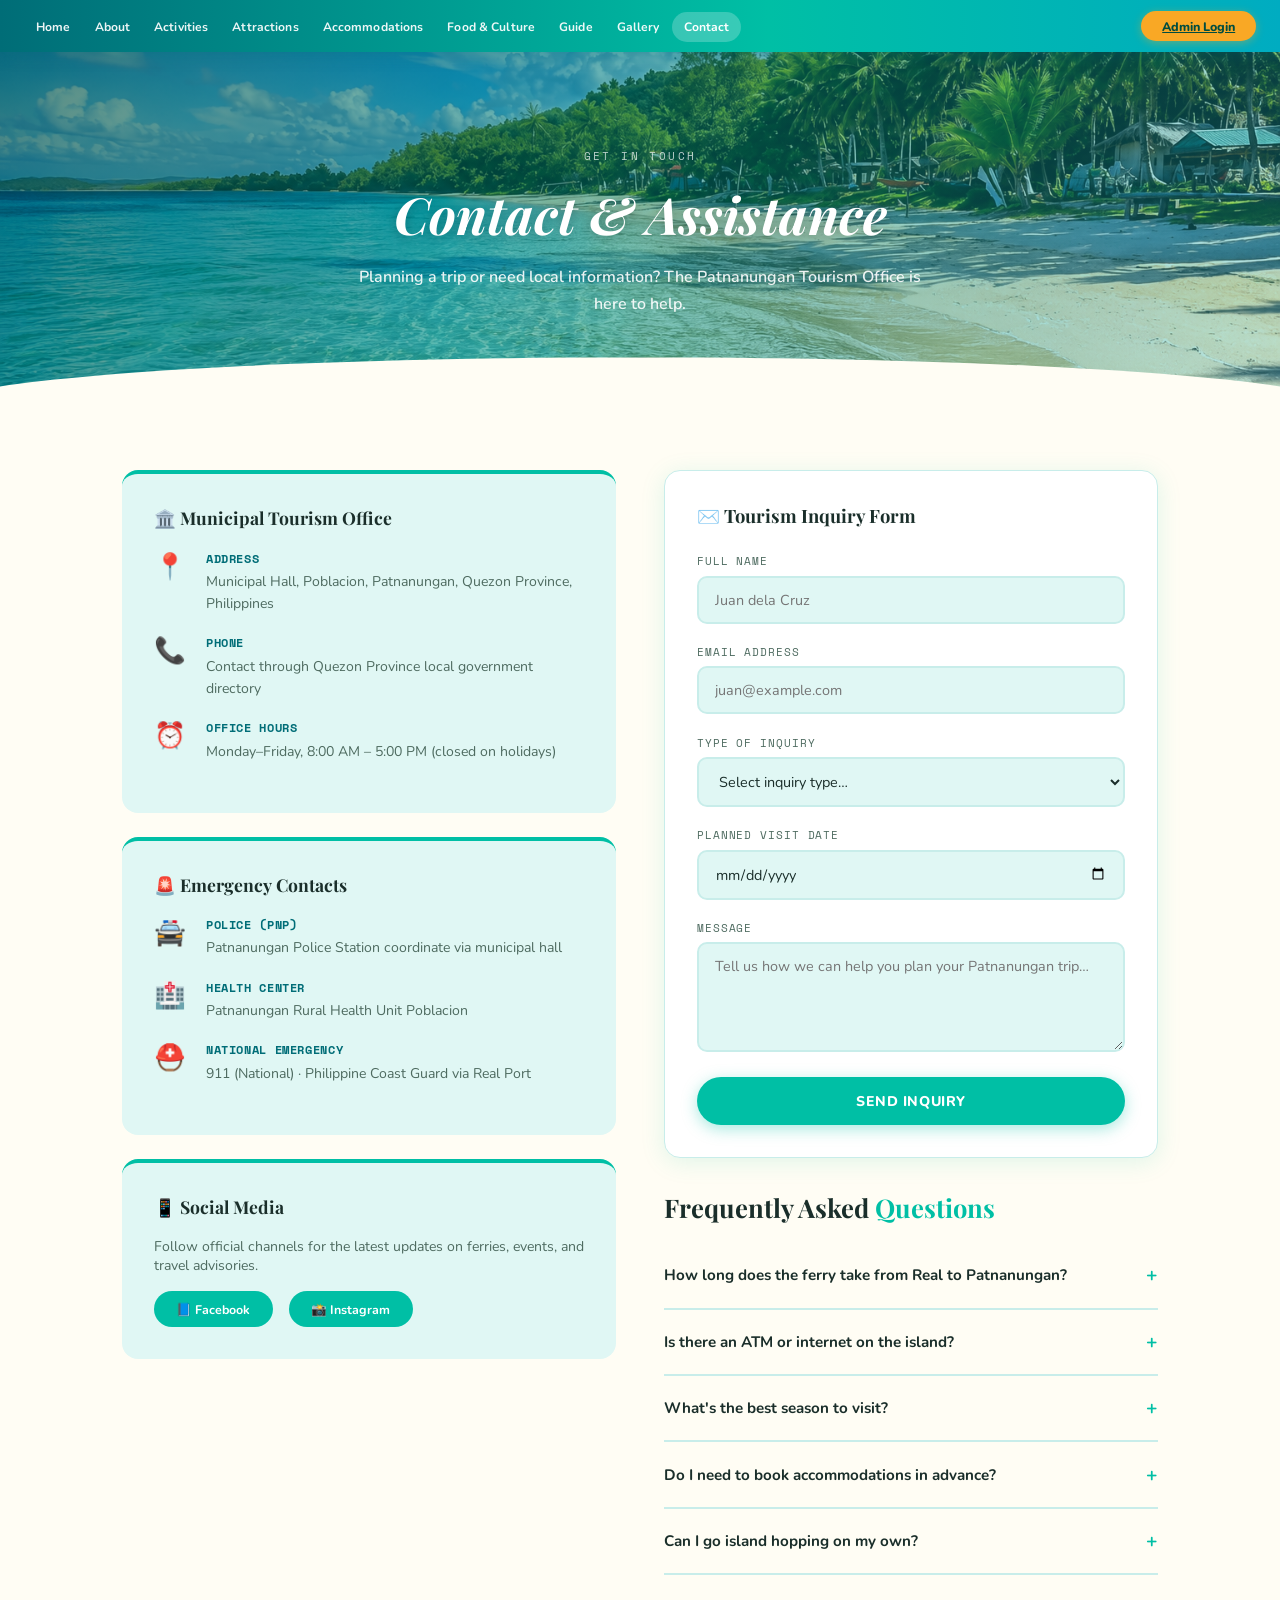
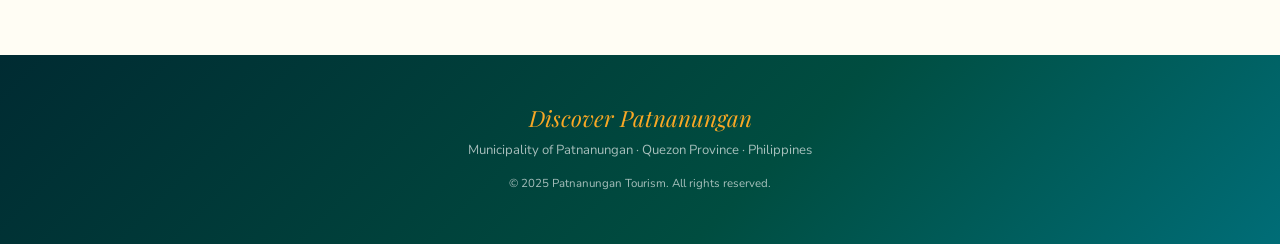
<file: patnanungan_site/contact.html>
<!DOCTYPE html>
<html lang="en">
<head>
<meta charset="UTF-8"><meta name="viewport" content="width=device-width, initial-scale=1.0">
<title>Contact — Discover Patnanungan</title>
<link rel="preconnect" href="https://fonts.googleapis.com">
<link href="https://fonts.googleapis.com/css2?family=Playfair+Display:ital,wght@0,400;0,700;1,400&family=Nunito:wght@400;600;700;800&family=Space+Mono:wght@400;700&display=swap" rel="stylesheet">
<link rel="stylesheet" href="css/style.css">
</head>
<body>
<nav><ul class="nav-links" id="navLinks">
  <li><a href="index.html">Home</a></li><li><a href="about.html">About</a></li>
  <li><a href="activities.html">Activities</a></li><li><a href="attractions.html">Attractions</a></li>
  <li><a href="accommodations.html">Accommodations</a></li><li><a href="culture-food.html">Food &amp; Culture</a></li>
  <li><a href="guide.html">Guide</a></li><li><a href="gallery.html">Gallery</a></li>
  <li><a href="contact.html" class="active">Contact</a></li>
</ul>
<a href="http://patnanungan_site.local:8080/admin_login.php" class="nav-book">Admin Login</a>
<button class="nav-toggle" id="navToggle" onclick="toggleNav()"><span></span><span></span><span></span></button></nav>

<div class="page-hero">
  <span class="ph-tag">Get in Touch</span>
  <h1>Contact &amp; Assistance</h1>
  <p>Planning a trip or need local information? The Patnanungan Tourism Office is here to help.</p>
</div>

<div class="content-wrap">
  <div class="contact-grid">
    <!-- LEFT: Info -->
    <div>
      <div class="contact-box">
        <h3>🏛️ Municipal Tourism Office</h3>
        <div class="contact-item"><div class="ci-icon">📍</div><div><strong>Address</strong><span>Municipal Hall, Poblacion, Patnanungan, Quezon Province, Philippines</span></div></div>
        <div class="contact-item"><div class="ci-icon">📞</div><div><strong>Phone</strong><span>Contact through Quezon Province local government directory</span></div></div>
        <div class="contact-item"><div class="ci-icon">⏰</div><div><strong>Office Hours</strong><span>Monday–Friday, 8:00 AM – 5:00 PM (closed on holidays)</span></div></div>
      </div>
      <div class="contact-box">
        <h3>🚨 Emergency Contacts</h3>
        <div class="contact-item"><div class="ci-icon">🚔</div><div><strong>Police (PNP)</strong><span>Patnanungan Police Station coordinate via municipal hall</span></div></div>
        <div class="contact-item"><div class="ci-icon">🏥</div><div><strong>Health Center</strong><span>Patnanungan Rural Health Unit Poblacion</span></div></div>
        <div class="contact-item"><div class="ci-icon">⛑️</div><div><strong>National Emergency</strong><span>911 (National) · Philippine Coast Guard via Real Port</span></div></div>
      </div>
      <div class="contact-box">
        <h3>📱 Social Media</h3>
        <p style="font-size:0.88rem;color:var(--muted);margin-bottom:1rem;">Follow official channels for the latest updates on ferries, events, and travel advisories.</p>
        <div class="social-links"><a href="#" class="social-link">📘 Facebook</a><a href="#" class="social-link">📸 Instagram</a></div>
      </div>
    </div>

    <!-- RIGHT: Form + FAQ -->
    <div>
      <!-- In production: action="php/submit_inquiry.php" method="POST" -->
      <div class="inquiry-form">
        <h3>✉️ Tourism Inquiry Form</h3>
        <div class="form-group"><label>Full Name</label><input type="text" id="f-name" placeholder="Juan dela Cruz"></div>
        <div class="form-group"><label>Email Address</label><input type="email" id="f-email" placeholder="juan@example.com"></div>
        <div class="form-group"><label>Type of Inquiry</label>
          <select id="f-type">
            <option value="">Select inquiry type…</option>
            <option>Accommodation Recommendations</option>
            <option>Transportation &amp; Ferry Schedule</option>
            <option>Island Hopping &amp; Activities</option>
            <option>Festival &amp; Events Schedule</option>
            <option>General Travel Information</option>
            <option>Other</option>
          </select>
        </div>
        <div class="form-group"><label>Planned Visit Date</label><input type="date" id="f-date"></div>
        <div class="form-group"><label>Message</label><textarea id="f-msg" placeholder="Tell us how we can help you plan your Patnanungan trip…"></textarea></div>
        <button class="submit-btn" onclick="return submitForm()">Send Inquiry</button>
        <div class="form-success" id="formSuccess">✅ Thank you! Your inquiry has been received. We'll get back to you within 1–2 business days.</div>
      </div>

      <div style="margin-top:2rem;">
        <h2 class="section-title" style="margin-top:0;">Frequently Asked <span>Questions</span></h2>
        <div class="faq-item"><div class="faq-q" onclick="toggleFaq(this)">How long does the ferry take from Real to Patnanungan?</div><div class="faq-a">The ferry crossing from Real, Quezon to Patnanungan takes approximately 3–4 hours depending on sea conditions and the type of vessel. Ferries typically depart early in the morning. Always confirm current schedules with the Real municipal port.</div></div>
        <div class="faq-item"><div class="faq-q" onclick="toggleFaq(this)">Is there an ATM or internet on the island?</div><div class="faq-a">Currently, there are no ATMs on Patnanungan. Bring sufficient Philippine Peso cash for your entire stay. Mobile data signal is available in some areas but can be limited — download offline maps and important information before departing for the island.</div></div>
        <div class="faq-item"><div class="faq-q" onclick="toggleFaq(this)">What's the best season to visit?</div><div class="faq-a">November to May is the recommended period. December to February offers the calmest seas and clearest water. June to October is typhoon and monsoon season — sea travel can be disrupted, so plan around the amihan season for the safest experience.</div></div>
        <div class="faq-item"><div class="faq-q" onclick="toggleFaq(this)">Do I need to book accommodations in advance?</div><div class="faq-a">Advance booking is strongly recommended, especially during peak season (December–February) and around festival dates. Most accommodations don't have online booking — contact the municipal tourism office for a referral to available lodgings.</div></div>
        <div class="faq-item"><div class="faq-q" onclick="toggleFaq(this)">Can I go island hopping on my own?</div><div class="faq-a">You can arrange bangka rentals with local boatmen at the port. It's highly recommended to hire a guide who knows the waters well, especially if you're visiting outer islets or snorkeling sites. Always inform someone at your accommodation before heading out.</div></div>
      </div>
    </div>
  </div>
</div>

<footer><div class="f-brand">Discover Patnanungan</div><p>Municipality of Patnanungan · Quezon Province · Philippines</p><p style="margin-top:1rem;font-size:0.72rem;">© 2025 Patnanungan Tourism. All rights reserved.</p></footer>
<button class="back-top" id="backTop" onclick="scrollToTop()">↑</button>
<script src="css/main.js"></script>
</body>
</html>
</file>
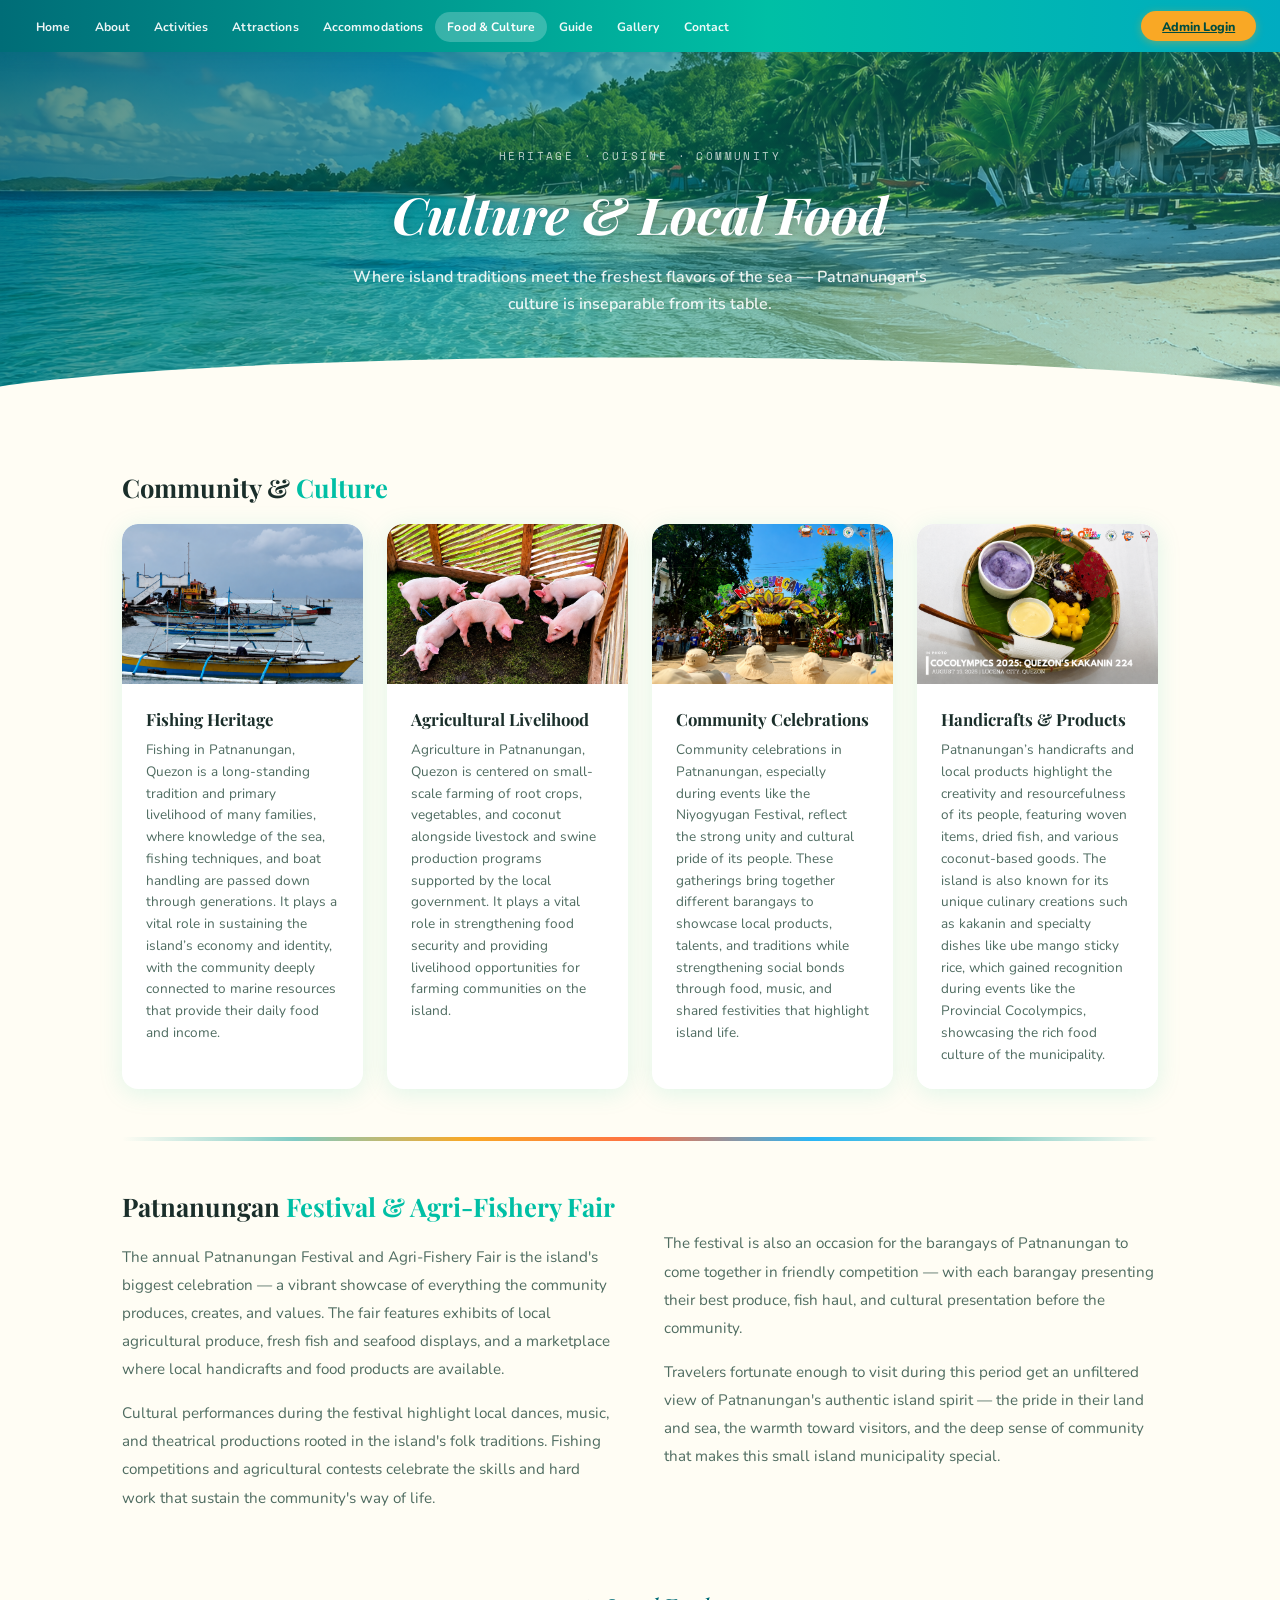
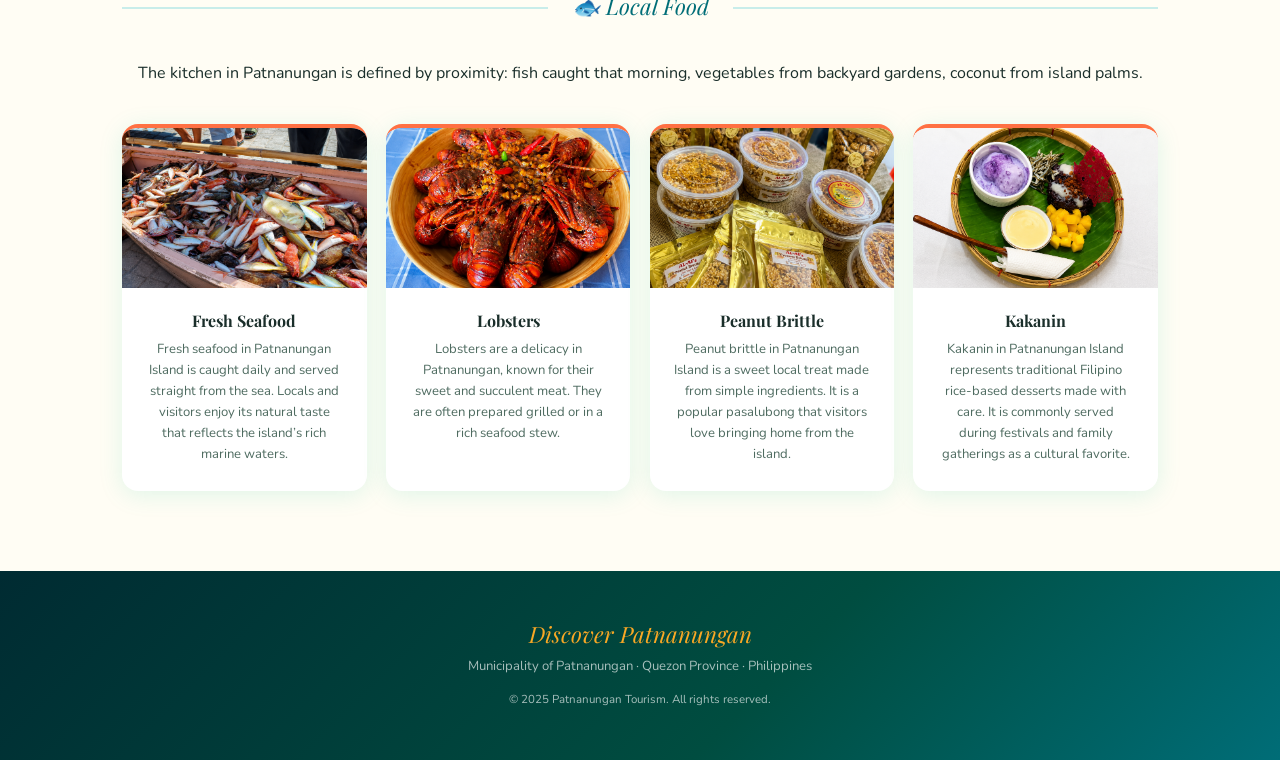
<file: patnanungan_site/culture-food.html>
<!DOCTYPE html>
<html lang="en">
<head>
<meta charset="UTF-8"><meta name="viewport" content="width=device-width, initial-scale=1.0">
<title>Food &amp; Culture — Discover Patnanungan</title>
<link rel="preconnect" href="https://fonts.googleapis.com">
<link href="https://fonts.googleapis.com/css2?family=Playfair+Display:ital,wght@0,400;0,700;1,400&family=Nunito:wght@400;600;700;800&family=Space+Mono:wght@400;700&display=swap" rel="stylesheet">
<link rel="stylesheet" href="css/style.css">
</head>
<body>
<nav><ul class="nav-links" id="navLinks">
  <li><a href="index.html">Home</a></li><li><a href="about.html">About</a></li>
  <li><a href="activities.html">Activities</a></li><li><a href="attractions.html">Attractions</a></li>
  <li><a href="accommodations.html">Accommodations</a></li><li><a href="culture-food.html" class="active">Food &amp; Culture</a></li>
  <li><a href="guide.html">Guide</a></li><li><a href="gallery.html">Gallery</a></li>
  <li><a href="contact.html">Contact</a></li>
</ul>
<a href="http://patnanungan_site.local:8080/admin_login.php"  class="nav-book">Admin Login</a>
<button class="nav-toggle" id="navToggle" onclick="toggleNav()"><span></span><span></span><span></span></button></nav>

<div class="page-hero">
  <span class="ph-tag">Heritage · Cuisine · Community</span>
  <h1>Culture &amp; Local Food</h1>
  <p>Where island traditions meet the freshest flavors of the sea — Patnanungan's culture is inseparable from its table.</p>
</div>

<div class="content-wrap">
  <!-- CULTURE -->
  <h2 class="section-title">Community &amp; <span>Culture</span></h2>
  <div class="culture-grid">

  <div class="culture-card">
    <div class="culture-img c1">
      <img src="assets/fishery.png" alt="Fishing Heritage">
    </div>
    <div class="culture-body">
      <h3>Fishing Heritage</h3>
      <p>Fishing in Patnanungan, Quezon is a long-standing tradition and primary livelihood of many families, where knowledge of the sea, fishing techniques, and boat handling are passed down through generations. It plays a vital role in sustaining the island’s economy and identity, with the community deeply connected to marine resources that provide their daily food and income.</p>
    </div>
  </div>

  <div class="culture-card">
    <div class="culture-img c2">
      <img src="assets/agriculture.png" alt="Agricultural Livelihood">
    </div>
    <div class="culture-body">
      <h3>Agricultural Livelihood</h3>
      <p>Agriculture in Patnanungan, Quezon is centered on small-scale farming of root crops, vegetables, and coconut alongside livestock and swine production programs supported by the local government. It plays a vital role in strengthening food security and providing livelihood opportunities for farming communities on the island.</p>
    </div>
  </div>

  <div class="culture-card">
    <div class="culture-img c3">
      <img src="assets/festival.png" alt="Community Celebrations">
    </div>
    <div class="culture-body">
      <h3>Community Celebrations</h3>
      <p>Community celebrations in Patnanungan, especially during events like the Niyogyugan Festival, reflect the strong unity and cultural pride of its people. These gatherings bring together different barangays to showcase local products, talents, and traditions while strengthening social bonds through food, music, and shared festivities that highlight island life.</p>
    </div>
  </div>

  <div class="culture-card">
    <div class="culture-img c4">
      <img src="assets/product.png" alt="Handicrafts & Products">
    </div>
    <div class="culture-body">
      <h3>Handicrafts & Products</h3>
      <p>Patnanungan’s handicrafts and local products highlight the creativity and resourcefulness of its people, featuring woven items, dried fish, and various coconut-based goods. The island is also known for its unique culinary creations such as kakanin and specialty dishes like ube mango sticky rice, which gained recognition during events like the Provincial Cocolympics, showcasing the rich food culture of the municipality.</p>
    </div>
  </div>

</div>

  <div class="divider"></div>

  <div class="two-col">
    <div>
      <h2 class="section-title">Patnanungan <span>Festival &amp; Agri-Fishery Fair</span></h2>
      <p class="body-text">The annual Patnanungan Festival and Agri-Fishery Fair is the island's biggest celebration — a vibrant showcase of everything the community produces, creates, and values. The fair features exhibits of local agricultural produce, fresh fish and seafood displays, and a marketplace where local handicrafts and food products are available.</p>
      <p class="body-text">Cultural performances during the festival highlight local dances, music, and theatrical productions rooted in the island's folk traditions. Fishing competitions and agricultural contests celebrate the skills and hard work that sustain the community's way of life.</p>
    </div>
    <div>
      <p class="body-text" style="margin-top:2.5rem;">The festival is also an occasion for the barangays of Patnanungan to come together in friendly competition — with each barangay presenting their best produce, fish haul, and cultural presentation before the community.</p>
      <p class="body-text">Travelers fortunate enough to visit during this period get an unfiltered view of Patnanungan's authentic island spirit — the pride in their land and sea, the warmth toward visitors, and the deep sense of community that makes this small island municipality special.</p>
    </div>
  </div>

  <!-- FOOD -->
  <div class="section-divider-label"><span>🐟 Local Food</span></div>
  <p class="lead" style="margin-bottom:2.5rem;text-align:center;">The kitchen in Patnanungan is defined by proximity: fish caught that morning, vegetables from backyard gardens, coconut from island palms.</p>

  <div class="food-grid">
    
    <div class="food-card">

  <div class="food-img">
    <img src="assets/resources.png" alt="Fresh Seafood">
  </div>

  <div class="food-body">
    <h3>Fresh Seafood</h3>
    <p>Fresh seafood in Patnanungan Island is caught daily and served straight from the sea. Locals and visitors enjoy its natural taste that reflects the island’s rich marine waters.</p>
  </div>

  </div>

   <div class="food-card">
    <div class="food-img">
    <img src="assets/cuisine.png">
  </div>

  <div class="food-body">
    <h3>Lobsters</h3>
    <p>Lobsters are a delicacy in Patnanungan, known for their sweet and succulent meat. They are often prepared grilled or in a rich seafood stew.</p>
  </div>
   </div>

   <div class="food-card">
    <div class="food-img">
    <img src="assets/peanut.png">
  </div>

  <div class="food-body">
    <h3>Peanut Brittle</h3>
    <p>Peanut brittle in Patnanungan Island is a sweet local treat made from simple ingredients. It is a popular pasalubong that visitors love bringing home from the island.</p>
  </div>
   </div>

    <div class="food-card">
    <div class="food-img">
    <img src="assets/kakanin.png">
  </div>

  <div class="food-body">
    <h3>Kakanin</h3>
    <p>Kakanin in Patnanungan Island represents traditional Filipino rice-based desserts made with care.
It is commonly served during festivals and family gatherings as a cultural favorite.</p>
  </div>
   </div>
  
</div>
</div>

<footer><div class="f-brand">Discover Patnanungan</div><p>Municipality of Patnanungan · Quezon Province · Philippines</p><p style="margin-top:1rem;font-size:0.72rem;">© 2025 Patnanungan Tourism. All rights reserved.</p></footer>
<button class="back-top" id="backTop" onclick="scrollToTop()">↑</button>
<script src="css/main.js"></script>
</body>
</html>
</file>
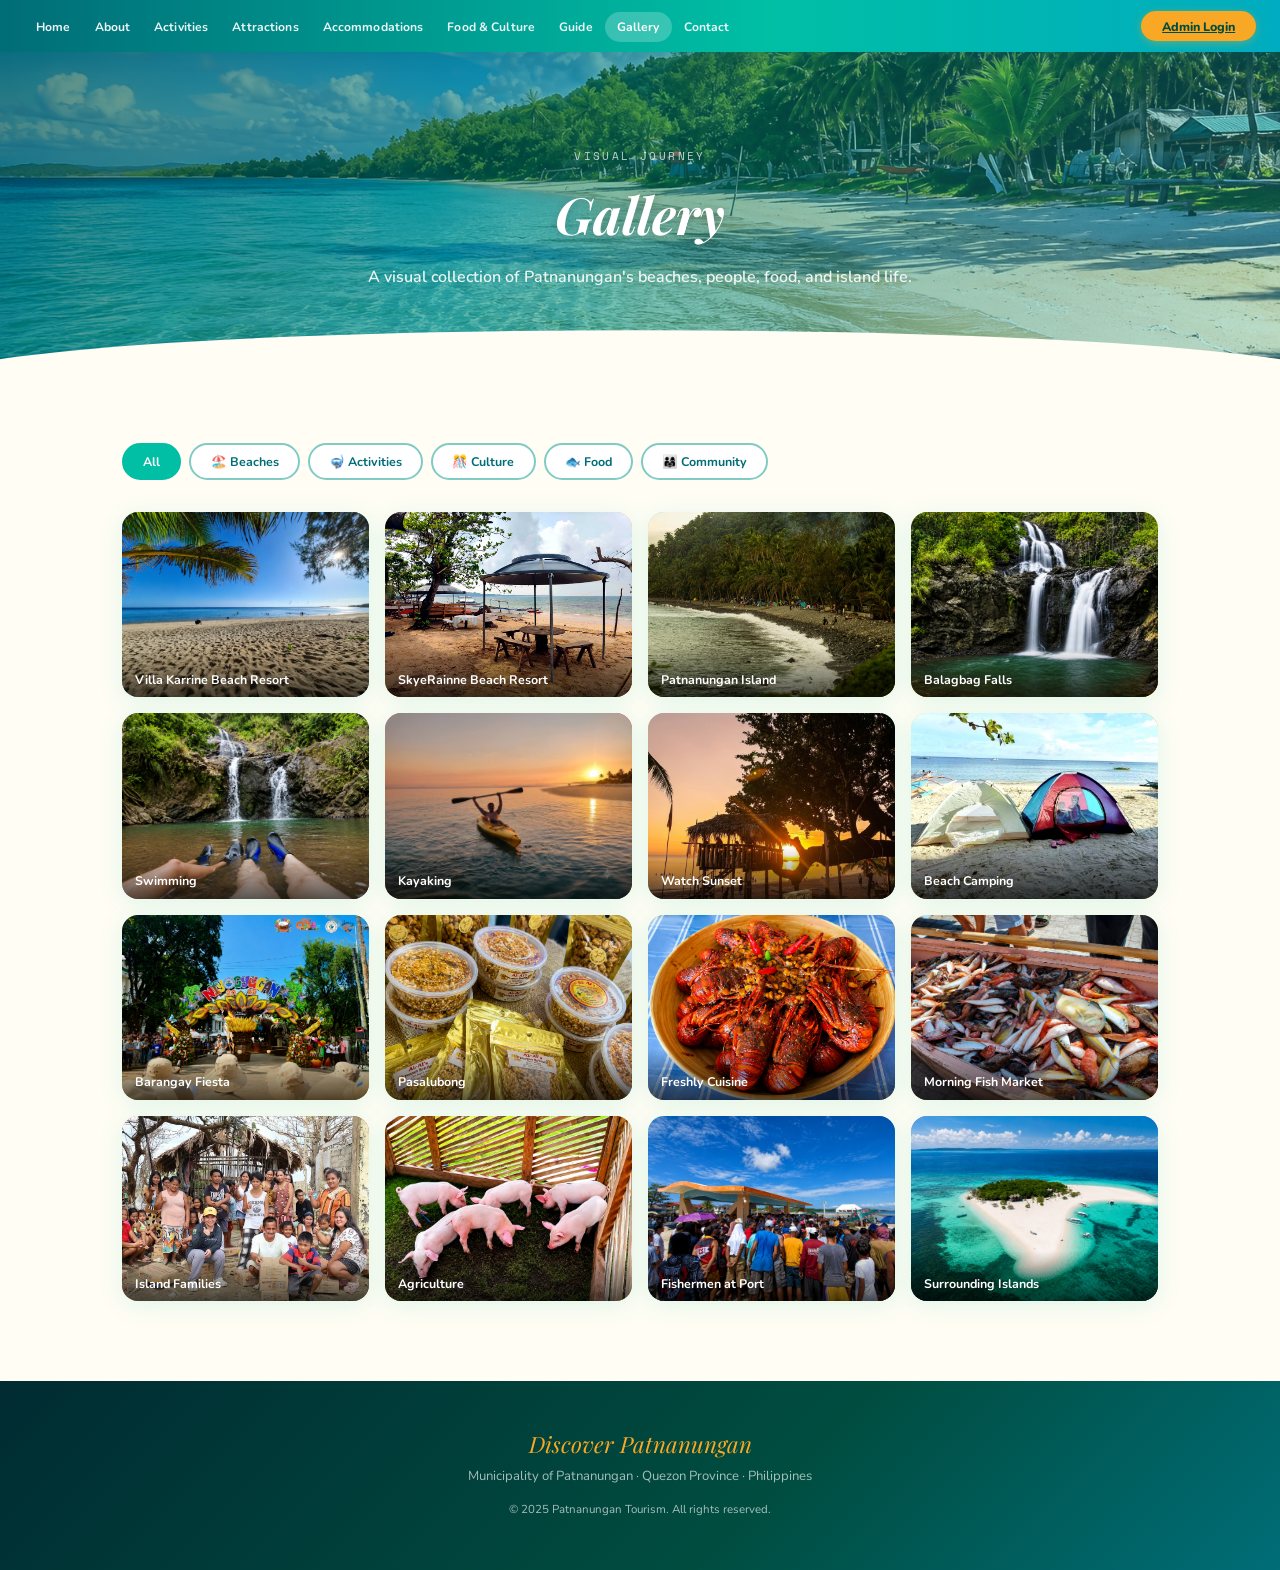
<file: patnanungan_site/gallery.html>
<!DOCTYPE html>
<html lang="en">
<head>
<meta charset="UTF-8"><meta name="viewport" content="width=device-width, initial-scale=1.0">
<title>Gallery — Discover Patnanungan</title>
<link rel="preconnect" href="https://fonts.googleapis.com">
<link href="https://fonts.googleapis.com/css2?family=Playfair+Display:ital,wght@0,400;0,700;1,400&family=Nunito:wght@400;600;700;800&family=Space+Mono:wght@400;700&display=swap" rel="stylesheet">
<link rel="stylesheet" href="css/style.css">
</head>
<body>
<nav><ul class="nav-links" id="navLinks">
  <li><a href="index.html">Home</a></li><li><a href="about.html">About</a></li>
  <li><a href="activities.html">Activities</a></li><li><a href="attractions.html">Attractions</a></li>
  <li><a href="accommodations.html">Accommodations</a></li><li><a href="culture-food.html">Food &amp; Culture</a></li>
  <li><a href="guide.html">Guide</a></li><li><a href="gallery.html" class="active">Gallery</a></li>
  <li><a href="contact.html">Contact</a></li>
</ul><a href="http://patnanungan_site.local:8080/admin_login.php" class="nav-book">Admin Login</a>
<button class="nav-toggle" id="navToggle" onclick="toggleNav()"><span></span><span></span><span></span></button></nav>

<div class="page-hero">
  <span class="ph-tag">Visual Journey</span>
  <h1>Gallery</h1>
  <p>A visual collection of Patnanungan's beaches, people, food, and island life.</p>
</div>

<div class="content-wrap">
  <div class="gallery-tabs">
    <div class="g-tab active" onclick="filterGallery('all',this)">All</div>
    <div class="g-tab" onclick="filterGallery('beaches',this)">🏖️ Beaches</div>
    <div class="g-tab" onclick="filterGallery('activities',this)">🤿 Activities</div>
    <div class="g-tab" onclick="filterGallery('culture',this)">🎊 Culture</div>
    <div class="g-tab" onclick="filterGallery('food',this)">🐟 Food</div>
    <div class="g-tab" onclick="filterGallery('community',this)">👨‍👩‍👧 Community</div>
  </div>
  <div class="gallery-grid" id="galleryGrid">
    <div class="g-item g-b1" data-cat="beaches">
       <img src="assets/villakarrine.png" alt="Villa Karrine Beach Resort">    
   <div class="g-label">Villa Karrine Beach Resort</div></div>

    <div class="g-item g-b2" data-cat="beaches">🌅
       <img src="assets/skbeach.jpg" alt="SkyeRainne Beach Resort">
    <div class="g-label">SkyeRainne Beach Resort</div></div>

    <div class="g-item g-b3" data-cat="beaches">
       <img src="assets/patnanungan.jpg" alt="Patnanungan Island">
    <div class="g-label">Patnanungan Island</div></div>


    <div class="g-item g-b7" data-cat="beaches">
        <img src="assets/balagbag.png" alt="balagbag falls">  
    <div class="g-label">Balagbag Falls</div></div>

    <div class="g-item g-b4" data-cat="activities">
      <img src="assets/activity.png" alt="Island Activities"> 
    <div class="g-label">Swimming</div></div>

    <div class="g-item g-b5" data-cat="activities">
       <img src="assets/kayak.jpg" alt="Island Activities"> 
      <div class="g-label">Kayaking</div></div>

    <div class="g-item g-b6" data-cat="activities">🎣
       <img src="assets/sunset.jpg" alt="Island Activities"> 
      <div class="g-label">Watch Sunset</div></div>

    <div class="g-item g-b8" data-cat="activities">
      <img src="assets/camping.jpg" alt="Island Activities"> 
    <div class="g-label">Beach Camping</div></div>

    <div class="g-item g-b3" data-cat="culture">
      <img src="assets/festival.png" alt="cultural festival">   
    <div class="g-label">Barangay Fiesta</div></div>

    <div class="g-item g-b1" data-cat="culture">
      <img src="assets/peanut.png" alt="Local Handicrafts">   
      <div class="g-label">Pasalubong</div></div>
    <div class="g-item g-b8" data-cat="food">
      <img src="assets/cuisine.png" alt="Freshly Caught Crabs">   
      <div class="g-label">Freshly Cuisine</div></div>

    <div class="g-item g-b2" data-cat="food">
      <img src="assets/resources.png" alt="Morning Fish Market">   
    <div class="g-label">Morning Fish Market</div></div>

    <div class="g-item g-b5" data-cat="community">
      <img src="assets/family.jpg" alt="Family">  
    <div class="g-label">Island Families</div></div>
    
    <div class="g-item g-b7" data-cat="community">
      <img src="assets/agriculture.png" alt="Farm & Harvest">  
    <div class="g-label">Agriculture</div></div>
    <div class="g-item g-b6" data-cat="community">
    <img src="assets/community.png" alt="Community Gathering">    
    <div class="g-label">Fishermen at Port</div></div>
    <div class="g-item g-b4" data-cat="beaches">
      <img src="assets/surrounding.png" alt="Surrounding Islands">  
      <div class="g-label">Surrounding Islands</div></div>
  </div>
</div>

<footer><div class="f-brand">Discover Patnanungan</div><p>Municipality of Patnanungan · Quezon Province · Philippines</p><p style="margin-top:1rem;font-size:0.72rem;">© 2025 Patnanungan Tourism. All rights reserved.</p></footer>
<button class="back-top" id="backTop" onclick="scrollToTop()">↑</button>
<script src="css/main.js"></script>
</body>
</html>
</file>
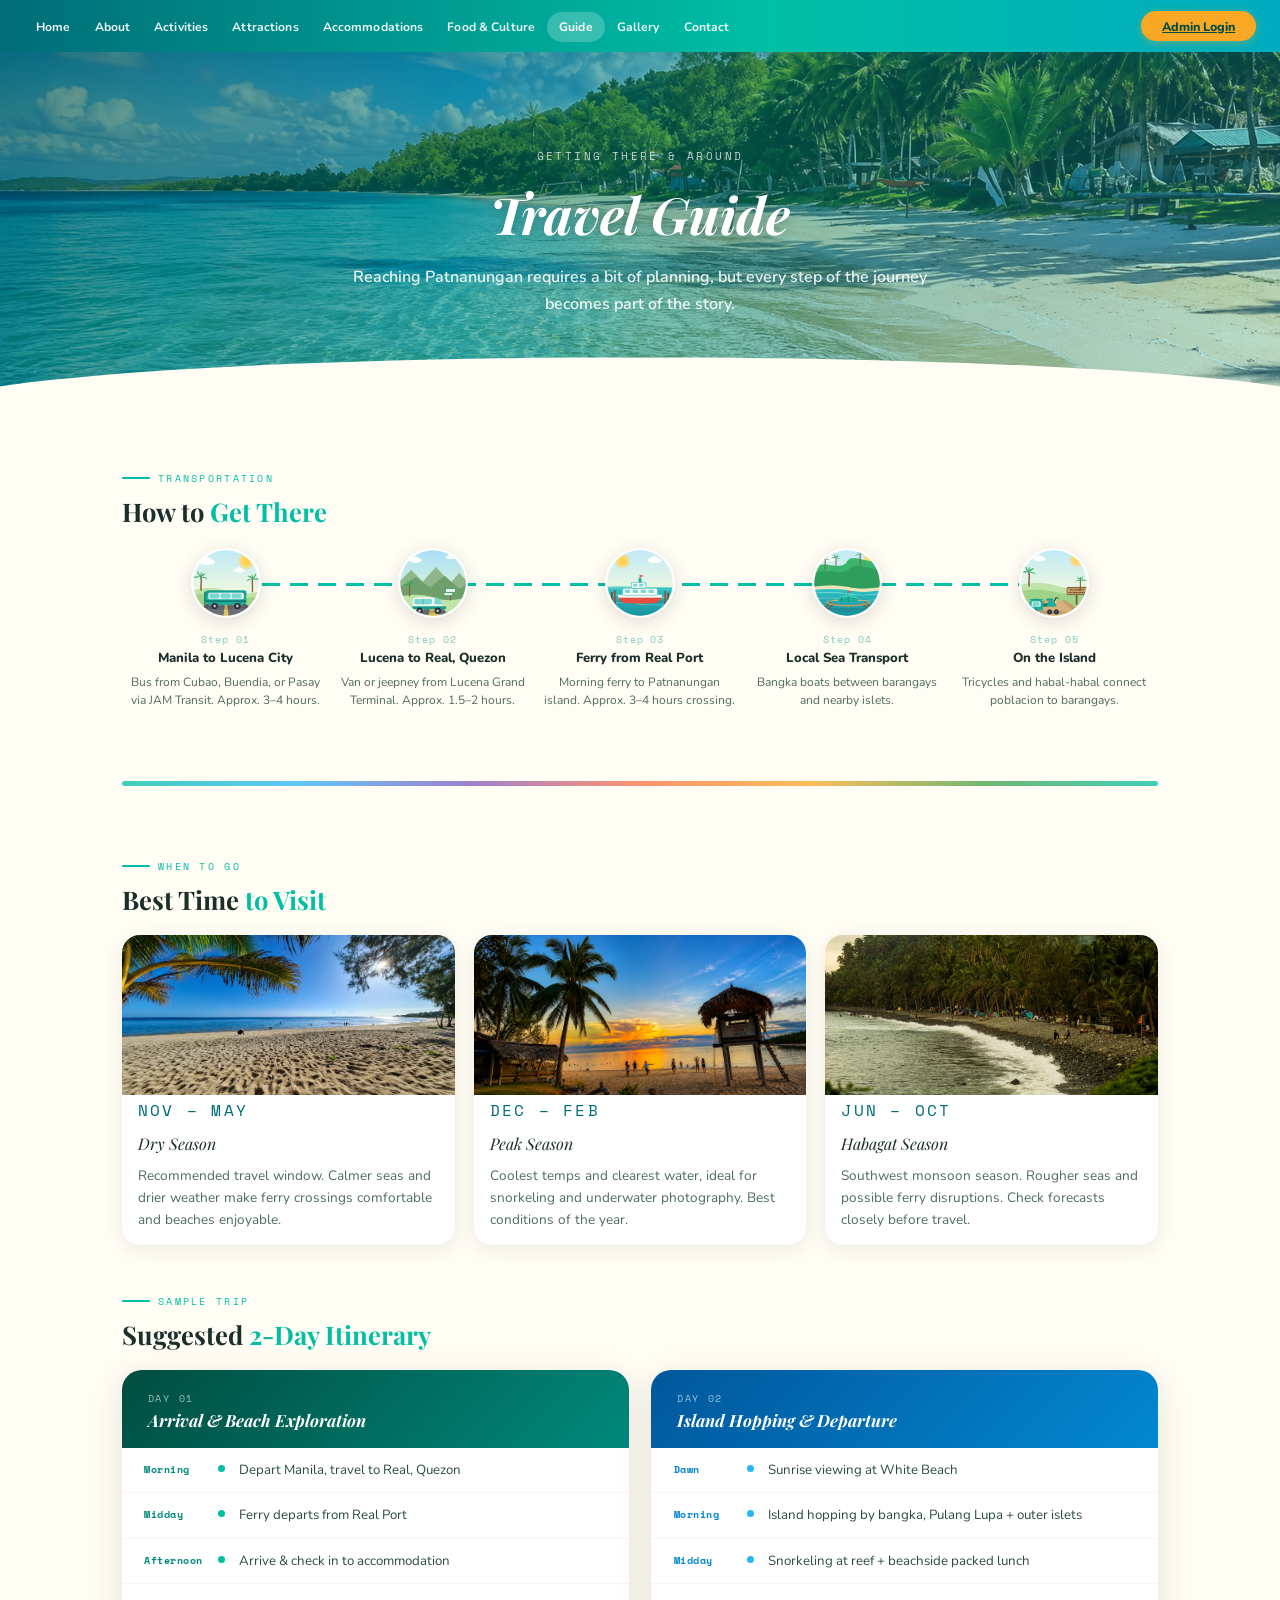
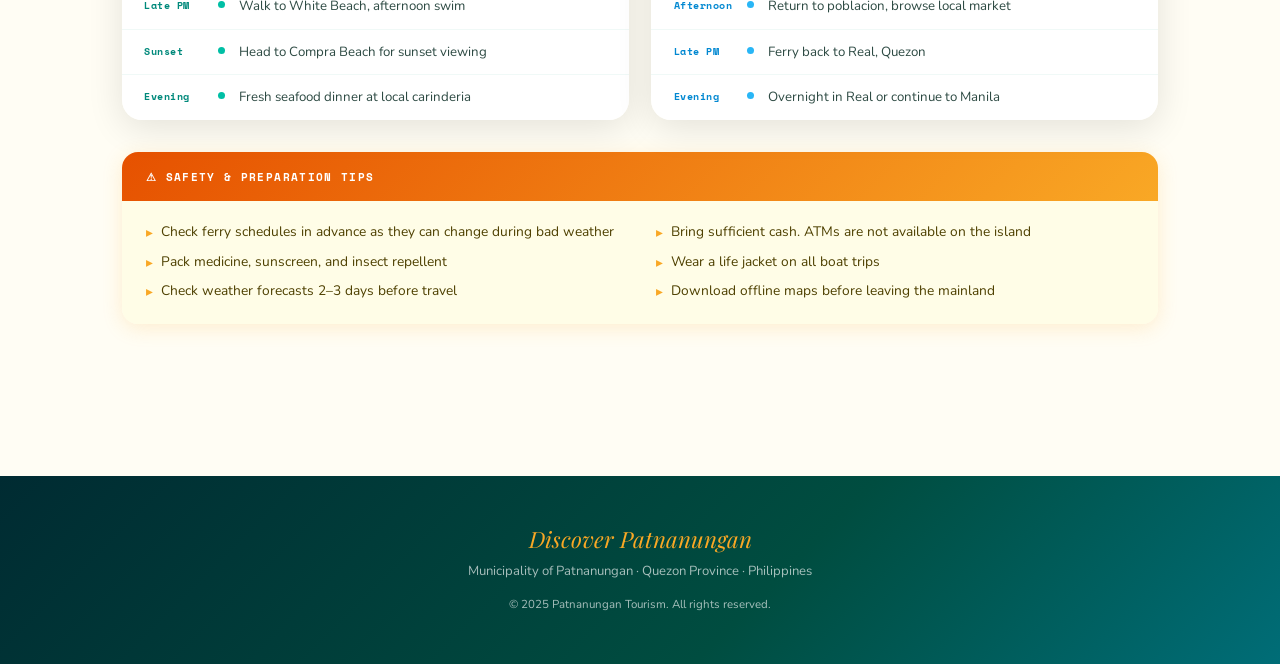
<file: patnanungan_site/guide.html>
<!DOCTYPE html>
<html lang="en">
<head>
<meta charset="UTF-8"><meta name="viewport" content="width=device-width, initial-scale=1.0">
<title>Travel Guide — Discover Patnanungan</title>
<link rel="preconnect" href="https://fonts.googleapis.com">
<link href="https://fonts.googleapis.com/css2?family=Playfair+Display:ital,wght@0,400;0,700;1,400&family=Nunito:wght@400;600;700;800&family=Space+Mono:wght@400;700&display=swap" rel="stylesheet">
<link rel="stylesheet" href="css/style.css">
</head>
<body>
<nav><ul class="nav-links" id="navLinks">
  <li><a href="index.html">Home</a></li><li><a href="about.html">About</a></li>
  <li><a href="activities.html">Activities</a></li><li><a href="attractions.html">Attractions</a></li>
  <li><a href="accommodations.html">Accommodations</a></li><li><a href="culture-food.html">Food &amp; Culture</a></li>
  <li><a href="guide.html" class="active">Guide</a></li><li><a href="gallery.html">Gallery</a></li>
  <li><a href="contact.html">Contact</a></li>
</ul><a href="http://patnanungan_site.local:8080/admin_login.php" class="nav-book">Admin Login</a>
<button class="nav-toggle" id="navToggle" onclick="toggleNav()"><span></span><span></span><span></span></button></nav>

<div class="page-hero">
  <span class="ph-tag">Getting There &amp; Around</span>
  <h1>Travel Guide</h1>
  <p>Reaching Patnanungan requires a bit of planning, but every step of the journey becomes part of the story.</p>
</div>

<div class="content-wrap">

  <!-- ── HOW TO GET THERE ── -->
  <div class="guide-section">
    <div class="guide-eyebrow">Transportation</div>
    <h2 class="section-title">How to <span>Get There</span></h2>
    <div class="steps-timeline">
      <div class="step-item">
      <div class="step-circle sc-teal">
  <img src="assets/bus.png" alt="Bus">
</div>
        <div class="step-num">Step 01</div>
        <div class="step-name">Manila to Lucena City</div>
        <div class="step-desc">Bus from Cubao, Buendia, or Pasay via JAM Transit. Approx. 3–4 hours.</div>
      </div>
      <div class="step-item">
        <div class="step-circle sc-sky">
  <img src="assets/van.png" alt="Van">
</div>
        <div class="step-num">Step 02</div>
        <div class="step-name">Lucena to Real, Quezon</div>
        <div class="step-desc">Van or jeepney from Lucena Grand Terminal. Approx. 1.5–2 hours.</div>
      </div>
      <div class="step-item">
        <div class="step-circle sc-coral">
  <img src="assets/ferry.png" alt="Ferry">
</div>
        <div class="step-num">Step 03</div>
        <div class="step-name">Ferry from Real Port</div>
        <div class="step-desc">Morning ferry to Patnanungan island. Approx. 3–4 hours crossing.</div>
      </div>
      <div class="step-item">
        <div class="step-circle sc-palm">
  <img src="assets/bangka-boat.png" alt="Boat">
</div>
        <div class="step-num">Step 04</div>
        <div class="step-name">Local Sea Transport</div>
        <div class="step-desc">Bangka boats between barangays and nearby islets.</div>
      </div>
      <div class="step-item">
        <div class="step-circle sc-violet">
  <img src="assets/tricycle.png" alt="Tricycle">
</div>
        <div class="step-num">Step 05</div>
        <div class="step-name">On the Island</div>
        <div class="step-desc">Tricycles and habal-habal connect poblacion to barangays.</div>
      </div>
    </div>
  </div>

  <div class="rainbow-divider"></div>

  <!-- ── BEST TIME TO VISIT ── -->
  <div class="guide-section">
    <div class="guide-eyebrow">When to Go</div>
    <h2 class="section-title">Best Time <span>to Visit</span></h2>
    <div class="season-grid">
      <div class="season-card sc-dry">
       <div class="season-top">

  <div class="season-img">
    <img src="assets/villakarrine.png" alt="Dry Season">
  </div>

  <div class="season-tag">NOV – MAY</div>
  <div class="season-title">Dry Season</div>

</div>
        <div class="season-body">
          <p>Recommended travel window. Calmer seas and drier weather make ferry crossings comfortable and beaches enjoyable.</p>
        </div>
      </div>
      <div class="season-card sc-peak">
         <div class="season-top">

  <div class="season-img">
    <img src="assets/vkacc.png" alt="Dry Season">
  </div>
          <div class="season-tag">Dec – Feb</div>
          <div class="season-title">Peak Season</div>
        </div>
        <div class="season-body">
          <p>Coolest temps and clearest water, ideal for snorkeling and underwater photography. Best conditions of the year.</p>
        </div>
      </div>
      <div class="season-card sc-wet">
        <div class="season-top">
          <div class="season-img">
    <img src="assets/patnanungan.jpg" alt="Dry Season">
  </div>
          <div class="season-tag">Jun – Oct</div>
          <div class="season-title">Habagat Season</div>
        </div>
        <div class="season-body">
          <p>Southwest monsoon season. Rougher seas and possible ferry disruptions. Check forecasts closely before travel.</p>
        </div>
      </div>
    </div>

    <!-- ── 2-DAY ITINERARY ── -->
    <div class="guide-eyebrow" style="margin-top:3rem;">Sample Trip</div>
    <h2 class="section-title">Suggested <span>2-Day Itinerary</span></h2>
    <div class="itin-grid">
      <div class="itin-card itin-day1">
        <div class="itin-header">
          <div class="itin-tag">Day 01</div>
          <h3>Arrival &amp; Beach Exploration</h3>
        </div>
        <div class="itin-body">
          <div class="itin-row"><span class="itin-time">Morning</span><span class="itin-dot"></span><span class="itin-text">Depart Manila, travel to Real, Quezon</span></div>
          <div class="itin-row"><span class="itin-time">Midday</span><span class="itin-dot"></span><span class="itin-text">Ferry departs from Real Port</span></div>
          <div class="itin-row"><span class="itin-time">Afternoon</span><span class="itin-dot"></span><span class="itin-text">Arrive &amp; check in to accommodation</span></div>
          <div class="itin-row"><span class="itin-time">Late PM</span><span class="itin-dot"></span><span class="itin-text">Walk to White Beach, afternoon swim</span></div>
          <div class="itin-row"><span class="itin-time">Sunset</span><span class="itin-dot"></span><span class="itin-text">Head to Compra Beach for sunset viewing</span></div>
          <div class="itin-row"><span class="itin-time">Evening</span><span class="itin-dot"></span><span class="itin-text">Fresh seafood dinner at local carinderia</span></div>
        </div>
      </div>
      <div class="itin-card itin-day2">
        <div class="itin-header">
          <div class="itin-tag">Day 02</div>
          <h3>Island Hopping &amp; Departure</h3>
        </div>
        <div class="itin-body">
          <div class="itin-row"><span class="itin-time">Dawn</span><span class="itin-dot"></span><span class="itin-text">Sunrise viewing at White Beach</span></div>
          <div class="itin-row"><span class="itin-time">Morning</span><span class="itin-dot"></span><span class="itin-text">Island hopping by bangka, Pulang Lupa + outer islets</span></div>
          <div class="itin-row"><span class="itin-time">Midday</span><span class="itin-dot"></span><span class="itin-text">Snorkeling at reef + beachside packed lunch</span></div>
          <div class="itin-row"><span class="itin-time">Afternoon</span><span class="itin-dot"></span><span class="itin-text">Return to poblacion, browse local market</span></div>
          <div class="itin-row"><span class="itin-time">Late PM</span><span class="itin-dot"></span><span class="itin-text">Ferry back to Real, Quezon</span></div>
          <div class="itin-row"><span class="itin-time">Evening</span><span class="itin-dot"></span><span class="itin-text">Overnight in Real or continue to Manila</span></div>
        </div>
      </div>
    </div>

    <!-- ── WARNING BOX ── -->
    <div class="warning-box-new">
      <div class="warning-header">
        <span>⚠ Safety &amp; Preparation Tips</span>
      </div>
      <div class="warning-inner">
        <ul class="warning-list-new">
          <li>Check ferry schedules in advance as they can change during bad weather</li>
          <li>Bring sufficient cash. ATMs are not available on the island</li>
          <li>Pack medicine, sunscreen, and insect repellent</li>
          <li>Wear a life jacket on all boat trips</li>
          <li>Check weather forecasts 2–3 days before travel</li>
          <li>Download offline maps before leaving the mainland</li>
        </ul>
      </div>
    </div>

  </div>
</div>

<footer><div class="f-brand">Discover Patnanungan</div><p>Municipality of Patnanungan · Quezon Province · Philippines</p><p style="margin-top:1rem;font-size:0.72rem;">© 2025 Patnanungan Tourism. All rights reserved.</p></footer>
<button class="back-top" id="backTop" onclick="scrollToTop()">↑</button>
<script src="css/main.js"></script>
</body>
</html>
</file>
<file: patnanungan_site/css/style.css>
/* ════════════════════════════════════════
   Discover Patnanungan — Shared Stylesheet
   Tropical Summer Theme
   ════════════════════════════════════════ */

/* ── TOKENS ─────────────────────────────── */
:root {
  --primary:    #00BFA5;
  --primary-dk: #006D77;
  --primary-lt: #E0F7F4;
  --primary-md: #80CBC4;
  --sky:        #29B6F6;
  --sky-lt:     #E1F5FE;
  --sky-dk:     #0277BD;
  --sun:        #F9A825;
  --sun-lt:     #FFF8E1;
  --sun-dk:     #E65100;
  --coral:      #FF7043;
  --coral-lt:   #FBE9E7;
  --coral-dk:   #BF360C;
  --palm:       #43A047;
  --palm-lt:    #E8F5E9;
  --palm-dk:    #1B5E20;
  --violet:     #7E57C2;
  --violet-lt:  #EDE7F6;
  --violet-dk:  #4527A0;
  --sand:       #FFFDF4;
  --white:      #FFFFFF;
  --text:       #1A2E2A;
  --muted:      #4E6B60;
  --border:     #C8EDEA;
  --r:          16px;
  --r-sm:       10px;
  --shadow:     0 4px 24px rgba(0,191,165,0.13);
  --shadow-lg:  0 12px 40px rgba(0,191,165,0.18);
  --ff-disp:    'Playfair Display', Georgia, serif;
  --ff-body:    'Nunito', system-ui, sans-serif;
  --ff-mono:    'Space Mono', monospace;
}

/* ── RESET ──────────────────────────────── */
*, *::before, *::after { box-sizing: border-box; margin: 0; padding: 0; }
html { scroll-behavior: smooth; }
body {
  font-family: var(--ff-body);
  background: var(--sand);
  color: var(--text);
  overflow-x: hidden;
  padding-top: 52px;
}

/* ── NAVBAR ─────────────────────────────── */
nav {
  position: fixed; top: 0; left: 0; right: 0; z-index: 200;
  height: 52px;
  background: linear-gradient(90deg, #006D77 0%, #00BFA5 60%, #00ACC1 100%);
  display: flex; align-items: center;
  padding: 0 1.5rem;
  box-shadow: 0 2px 16px rgba(0,109,119,0.30);
}
.nav-links {
  display: flex; align-items: center;
  list-style: none; flex: 1; gap: 0;
}
.nav-links a {
  font-family: var(--ff-body); font-weight: 700; font-size: 0.76rem;
  color: rgba(255,255,255,0.92); text-decoration: none;
  padding: 0.42rem 0.75rem; border-radius: 20px;
  letter-spacing: 0.01em;
  transition: background 0.18s, color 0.18s;
  white-space: nowrap;
}
.nav-links a:hover, .nav-links a.active {
  background: rgba(255,255,255,0.22); color: #fff;
}
.nav-book {
  background: var(--sun); color: #004D40;
  font-family: var(--ff-body); font-weight: 800; font-size: 0.78rem;
  padding: 0.42rem 1.3rem; border-radius: 20px; border: none;
  cursor: pointer; white-space: nowrap; flex-shrink: 0;
  box-shadow: 0 2px 8px rgba(249,168,37,0.4);
  transition: background 0.18s, transform 0.18s;
}
.nav-book:hover { background: #FFF176; transform: translateY(-1px); }
.nav-toggle {
  display: none; background: none; border: none;
  cursor: pointer; flex-direction: column; gap: 5px; margin-left: 1rem;
}
.nav-toggle span { display: block; width: 22px; height: 2px; background: #fff; border-radius: 2px; }

/* ── PAGE HERO ──────────────────────────── */
.page-hero {
  background: linear-gradient(120deg, rgba(0,77,64,0.65) 0%, rgba(0,137,123,0.5) 45%, rgba(38,198,218,0.3) 100%), url('../assets/patnanunganheader.png');
  background-size: cover;
  background-position: center;
  background-repeat: no-repeat;
  color: #fff; padding: 6rem 2rem 5.5rem; text-align: center;
  position: relative; overflow: hidden;
}
.page-hero::after {
  content: '';
  position: absolute; bottom: -1px; left: 0; right: 0; height: 50px;
  background: var(--sand);
  clip-path: ellipse(55% 100% at 50% 100%);
}
.ph-tag {
  font-family: var(--ff-mono); font-size: 0.68rem; letter-spacing: 0.22em;
  color: rgba(255,255,255,0.72); text-transform: uppercase;
  margin-bottom: 1rem; display: block;
}
.page-hero h1 {
  font-family: var(--ff-disp); font-size: clamp(2rem, 5vw, 3.2rem);
  margin-bottom: 1rem; text-shadow: 0 2px 12px rgba(0,0,0,0.22);
  font-style: italic;
}
.page-hero p {
  max-width: 580px; margin: 0 auto; opacity: 0.9;
  line-height: 1.7; font-weight: 600;
}

/* ── CONTENT LAYOUT ─────────────────────── */
.content-wrap { max-width: 1100px; margin: 0 auto; padding: 4rem 2rem 5rem; }
.two-col { display: grid; grid-template-columns: 1fr 1fr; gap: 3rem; align-items: start; }
@media(max-width:720px) { .two-col { grid-template-columns: 1fr; } }

/* ── SECTION TITLES ─────────────────────── */
h2.section-title {
  font-family: var(--ff-disp);
  font-size: 1.6rem;
  color: var(--text);
  margin-bottom: 1.2rem;
  font-weight: 700;
}
h2.section-title span { color: var(--primary); }

p.body-text {
  font-size: 0.95rem;
  line-height: 1.85;
  color: var(--muted);
  margin-bottom: 1rem;
}

/* ── TROPICAL DIVIDER ───────────────────── */
.divider {
  height: 4px;
  background: linear-gradient(90deg, transparent, var(--primary-md), var(--sun), var(--coral), var(--sky), var(--primary-md), transparent);
  margin: 3rem 0; border-radius: 2px;
}

/* ── HISTORY CARD ───────────────────────── */
.about-history-card {
  background: #E0F2F1;
  border-left: 4px solid var(--primary);
  border-radius: 0 var(--r) var(--r) 0;
  padding: 1.8rem 1.6rem;
}
.about-history-card .section-title { margin-bottom: 1rem; }

/* ── STAT GRID ──────────────────────────── */
.stat-grid { display: grid; grid-template-columns: 1fr 1fr; gap: 1rem; margin-top: 0.5rem; }
.stat-box {
  border-radius: var(--r); padding: 1.4rem 1rem;
  text-align: center; border-top: 4px solid;
  transition: transform 0.2s;
}
.stat-box:hover { transform: translateY(-4px); }
.stat-teal  { background: var(--primary-lt); border-color: var(--primary); }
.stat-sun   { background: var(--sun-lt);     border-color: var(--sun); }
.stat-coral { background: var(--coral-lt);   border-color: var(--coral); }
.stat-sky   { background: var(--sky-lt);     border-color: var(--sky); }

.stat-num {
  font-family: var(--ff-disp); font-size: 1.9rem; font-weight: 700;
}
.stat-teal  .stat-num { color: var(--primary-dk); }
.stat-sun   .stat-num { color: var(--sun-dk); }
.stat-coral .stat-num { color: var(--coral-dk); }
.stat-sky   .stat-num { color: var(--sky-dk); }

.stat-lbl {
  font-family: var(--ff-mono); font-size: 0.62rem; letter-spacing: 0.12em;
  color: var(--muted); text-transform: uppercase; margin-top: 0.3rem;
}

/* ── BARANGAY TAGS ──────────────────────── */
.barangay-list { display: flex; flex-wrap: wrap; gap: 0.55rem; margin-top: 0.8rem; }
.barangay-tag {
  font-weight: 700; font-size: 0.78rem;
  padding: 0.38rem 1rem; border-radius: 20px;
}
.bt-teal   { background: var(--primary-lt); color: var(--primary-dk); }
.bt-sun    { background: var(--sun-lt);     color: var(--sun-dk); }
.bt-palm   { background: var(--palm-lt);    color: var(--palm-dk); }
.bt-sky    { background: var(--sky-lt);     color: var(--sky-dk); }
.bt-coral  { background: var(--coral-lt);   color: var(--coral-dk); }
.bt-violet { background: var(--violet-lt);  color: var(--violet-dk); }

/* ── SECTION BANNER IMAGE ───────────────── */
.section-banner-img {
  width: 100%;
  height: 220px;
  object-fit: cover;
  border-radius: var(--r);
  display: block;
  margin-bottom: 1.5rem;
}

/* Fallback placeholder shown when image is missing */
.section-banner-placeholder {
  display: none;
  width: 100%;
  height: 220px;
  border-radius: var(--r);
  margin-bottom: 1.5rem;
  align-items: center;
  justify-content: center;
  border: 2px dashed;
}
.geo-placeholder { background: #E0F7FA; border-color: #00ACC1; }
.liv-placeholder { background: var(--sun-lt); border-color: var(--sun); }
.sbp-inner {
  display: flex; flex-direction: column; align-items: center; gap: 0.5rem;
  text-align: center;
}
.sbp-inner span {
  font-family: var(--ff-mono); font-size: 0.7rem; letter-spacing: 0.08em;
  text-transform: uppercase; color: var(--muted);
}
.sbp-inner code {
  font-family: var(--ff-mono); font-size: 0.68rem;
  background: rgba(0,0,0,0.06); padding: 0.2rem 0.6rem; border-radius: 6px;
  color: var(--primary-dk);
}

/* ── GEOGRAPHY CARDS ────────────────────── */
.geo-card-grid {
  display: grid; grid-template-columns: repeat(auto-fit, minmax(220px, 1fr));
  gap: 1rem; margin-bottom: 0.5rem;
}
.geo-card {
  border-radius: var(--r-sm); padding: 1.1rem 1.2rem;
  border-top: 3px solid;
}
.gc-ocean  { background: #E0F7FA; border-color: #00ACC1; }
.gc-forest { background: var(--palm-lt); border-color: var(--palm); }
.gc-beach  { background: var(--coral-lt); border-color: var(--coral); }
.gc-farm   { background: var(--sun-lt); border-color: var(--sun); }

.gc-label {
  font-family: var(--ff-mono); font-size: 0.62rem; letter-spacing: 0.12em;
  text-transform: uppercase; font-weight: 700; margin-bottom: 0.5rem;
}
.gc-ocean  .gc-label { color: #006064; }
.gc-forest .gc-label { color: var(--palm-dk); }
.gc-beach  .gc-label { color: var(--coral-dk); }
.gc-farm   .gc-label { color: var(--sun-dk); }

.geo-card p { font-size: 0.85rem; line-height: 1.7; color: var(--muted); }

/* ── LIVELIHOOD CARDS ───────────────────── */
.liv-card {
  border-radius: 0 var(--r) var(--r) 0;
  border-left: 4px solid;
  padding: 1.6rem 1.5rem;
}
.lc-teal { background: var(--primary-lt); border-color: var(--primary); }
.lc-sun  { background: var(--sun-lt);     border-color: var(--sun); }

.liv-card-title {
  font-family: var(--ff-disp); font-size: 1.05rem; font-weight: 700;
  margin-bottom: 0.8rem;
}
.lc-teal .liv-card-title { color: var(--primary-dk); }
.lc-sun  .liv-card-title { color: var(--sun-dk); }

/* ── CARDS (shared) ─────────────────────── */
.attr-visual {
  height: 260px; display: flex; align-items: center; justify-content: center;
  font-size: 6rem; overflow: visible !important; cursor: zoom-in;
  position: relative; z-index: 0;
}
.attraction-card { overflow: visible !important; }
.attr-visual img {
  width: 100%; height: 100%; object-fit: cover;
  transition: transform 0.35s ease, box-shadow 0.35s ease;
  transform-origin: center center; position: relative; z-index: 0;
}
.attr-visual:hover img {
  transform: scale(1.3);
  box-shadow: 0 24px 60px rgba(26,74,107,0.45);
  z-index: 999; border-radius: 8px;
}
.attraction-card:hover { transform: translateY(-4px); box-shadow: var(--shadow-lg); }
.attr-visual { height: 240px; }
.attr-visual.beach1 { background: linear-gradient(135deg, #81D4FA, #0288D1); }
.attr-visual.beach2 { background: linear-gradient(135deg, #FFCC80, #F57C00); }
.attr-visual.beach3 { background: linear-gradient(135deg, #A5D6A7, #2E7D32); }
.attr-visual.coastal { background: linear-gradient(135deg, #B2EBF2, #0097A7); }
.attr-body { padding: 2rem; }
.attr-body h3 { font-family: var(--ff-disp); font-size: 1.5rem; color: var(--text); margin-bottom: 0.5rem; }
.attr-meta { font-family: var(--ff-mono); font-size: 0.68rem; color: var(--primary); letter-spacing: 0.1em; text-transform: uppercase; margin-bottom: 1rem; }
.attr-body p { font-size: 0.95rem; line-height: 1.8; color: var(--muted); margin-bottom: 1rem; }
.tag-row { display: flex; flex-wrap: wrap; gap: 0.5rem; }
.act-tag { background: var(--primary-lt); color: var(--primary-dk); font-size: 0.75rem; font-weight: 700; padding: 0.3rem 0.9rem; border-radius: 20px; border: 1px solid var(--primary-md); }

/* ── ACTIVITY GRID ──────────────────────── */
.act-grid { display: grid; grid-template-columns: repeat(auto-fit, minmax(220px, 1fr)); gap: 1.5rem; }
.act-card {
  background: #fff; border-radius: var(--r); padding: 2rem; text-align: center;
  border-bottom: 4px solid var(--primary); box-shadow: var(--shadow);
  transition: transform 0.2s, box-shadow 0.2s;
}
.act-card:hover { transform: translateY(-6px); box-shadow: var(--shadow-lg); }
.act-card .icon { font-size: 3rem; margin-bottom: 1rem; display: block; }
.act-card h3 { font-family: var(--ff-disp); font-size: 1.05rem; color: var(--text); margin-bottom: 0.8rem; }
.act-card p { font-size: 0.85rem; color: var(--muted); line-height: 1.6; }

/* ── TRAVEL / STEPS ─────────────────────── */
.step-list { list-style: none; counter-reset: steps; }
.step-list li {
  counter-increment: steps; padding: 1.4rem 1.4rem 1.4rem 4rem; position: relative;
  border-left: 3px solid var(--primary-md); margin-bottom: 1rem;
  background: #fff; border-radius: 0 var(--r) var(--r) 0;
  box-shadow: 0 2px 12px rgba(0,191,165,0.08);
}
.step-list li::before {
  content: counter(steps); position: absolute; left: -18px; top: 1.1rem;
  width: 34px; height: 34px; background: var(--primary); color: #fff;
  border-radius: 50%; display: flex; align-items: center; justify-content: center;
  font-family: var(--ff-mono); font-size: 0.78rem; font-weight: 700;
}
.step-list li strong { display: block; color: var(--primary-dk); margin-bottom: 0.3rem; font-size: 0.95rem; font-weight: 800; }
.step-list li span { font-size: 0.88rem; color: var(--muted); line-height: 1.6; }

.itinerary-day {
  background: linear-gradient(135deg, #006D77 0%, #00BFA5 100%);
  color: #fff; border-radius: var(--r); padding: 2rem; margin-bottom: 1.5rem;
  box-shadow: var(--shadow);
}
.itinerary-day h3 { font-family: var(--ff-disp); font-size: 1.1rem; margin-bottom: 1rem; color: var(--sun); }
.itinerary-day ul { list-style: none; }
.itinerary-day ul li { padding: 0.6rem 0; border-bottom: 1px solid rgba(255,255,255,0.15); font-size: 0.9rem; display: flex; gap: 1rem; }
.itinerary-day ul li .time { font-family: var(--ff-mono); color: rgba(255,255,255,0.75); font-size: 0.72rem; min-width: 70px; }

.warning-box {
  background: #FFF8E1; border-left: 5px solid #FFC107;
  border-radius: 0 var(--r) var(--r) 0; padding: 1.5rem; margin-top: 2rem;
}
.warning-box h4 { color: #E65100; font-family: var(--ff-mono); font-size: 0.78rem; letter-spacing: 0.1em; text-transform: uppercase; margin-bottom: 0.8rem; }
.warning-box ul { padding-left: 1.2rem; }
.warning-box ul li { font-size: 0.88rem; margin-bottom: 0.4rem; color: var(--muted); line-height: 1.5; }

/* ── ACCOMMODATIONS ─────────────────────── */
.accom-card {
  background: #fff; border: 1px solid var(--border); border-radius: var(--r);
  padding: 2rem; margin-bottom: 1.5rem;
  display: grid; grid-template-columns: 80px 1fr; gap: 1.5rem;
  box-shadow: var(--shadow); transition: box-shadow 0.2s, transform 0.2s;
}
.accom-card:hover { box-shadow: var(--shadow-lg); transform: translateY(-3px); }
.accom-icon { font-size: 3rem; text-align: center; padding-top: 0.3rem; }
.accom-card h3 { font-family: var(--ff-disp); font-size: 1.15rem; color: var(--text); margin-bottom: 0.4rem; }
.accom-card .price { font-family: var(--ff-mono); font-size: 0.75rem; color: var(--primary-dk); letter-spacing: 0.06em; margin-bottom: 0.6rem; }
.accom-card p { font-size: 0.88rem; color: var(--muted); line-height: 1.7; }
.facilities { display: flex; flex-wrap: wrap; gap: 0.4rem; margin-top: 0.8rem; }
.fac-tag { background: var(--primary-lt); color: var(--primary-dk); font-size: 0.72rem; font-weight: 700; padding: 0.25rem 0.8rem; border-radius: 20px; }
@media(max-width:640px) { .accom-card { grid-template-columns: 1fr; } }

/* ── CULTURE / FOOD ─────────────────────── */
.culture-grid { display: grid; grid-template-columns: repeat(auto-fit, minmax(240px, 1fr)); gap: 1.5rem; }
.culture-card {
  border-radius: var(--r); overflow: hidden; background: #fff;
  box-shadow: var(--shadow); transition: transform 0.2s, box-shadow 0.2s;
}
.culture-card:hover { transform: translateY(-5px); box-shadow: var(--shadow-lg); }
.culture-img {
  width: 100%;
  height: 160px;
  overflow: hidden;
  border-radius: var(--r) var(--r) 0 0;
  background: #eafaf7;
  display: block;
}

.culture-img img {
  width: 100%;
  height: 100%;
  object-fit: cover;
  display: block;
}

.culture-body {
  padding: 1.2rem 1.3rem;
  background: #fff;
  border-radius: 0 0 var(--r) var(--r);
}
.culture-img.c1 { background: linear-gradient(135deg, #81D4FA, #0288D1); }
.culture-img.c2 { background: linear-gradient(135deg, #A5D6A7, #2E7D32); }
.culture-img.c3 { background: linear-gradient(135deg, #FFD54F, #F57C00); }
.culture-img.c4 { background: linear-gradient(135deg, #FFD54F, #F57C00); }
.culture-body { padding: 1.5rem; }
.culture-body h3 { font-family: var(--ff-disp); font-size: 1.05rem; color: var(--text); margin-bottom: 0.6rem; }
.culture-body p { font-size: 0.85rem; color: var(--muted); line-height: 1.6; }

.food-grid { display: grid; grid-template-columns: repeat(auto-fit, minmax(200px, 1fr)); gap: 1.2rem; }
.food-card {
  background: #fff; border-radius: var(--r); padding: 1.8rem;
  border-top: 4px solid var(--coral); text-align: center;
  box-shadow: var(--shadow); transition: transform 0.2s, box-shadow 0.2s;
}
.food-card:hover { transform: translateY(-5px); box-shadow: var(--shadow-lg); }
.food-card .icon { font-size: 2.8rem; margin-bottom: 0.8rem; display: block; }
.food-card h3 { font-family: var(--ff-disp); font-size: 1rem; color: var(--text); margin-bottom: 0.5rem; }
.food-card p { font-size: 0.82rem; color: var(--muted); line-height: 1.5; }

.section-divider-label { text-align: center; margin: 4rem 0 2.5rem; position: relative; }
.section-divider-label::before { content: ''; position: absolute; top: 50%; left: 0; right: 0; height: 2px; background: var(--border); }
.section-divider-label span { position: relative; background: var(--sand); padding: 0.4rem 1.5rem; font-family: var(--ff-disp); font-size: 1.4rem; color: var(--primary-dk); font-style: italic; }

/* ── GALLERY ────────────────────────────── */
.gallery-tabs { display: flex; gap: 0.5rem; flex-wrap: wrap; margin-bottom: 2rem; }
.g-tab {
  font-family: var(--ff-body); font-weight: 700; font-size: 0.78rem;
  padding: 0.5rem 1.2rem; border-radius: 20px; cursor: pointer;
  background: #fff; color: var(--primary-dk); border: 2px solid var(--primary-md);
  transition: all 0.2s;
}
.g-tab.active, .g-tab:hover { background: var(--primary); color: #fff; border-color: var(--primary); }
.gallery-grid { display: grid; grid-template-columns: repeat(auto-fill, minmax(220px, 1fr)); gap: 1rem; }
.g-item {
  border-radius: var(--r); overflow: hidden; aspect-ratio: 4/3;
  display: flex; align-items: center; justify-content: center; font-size: 4rem;
  cursor: pointer; transition: transform 0.2s, box-shadow 0.2s;
  position: relative; box-shadow: var(--shadow);
}
.g-item:hover { transform: scale(1.05); box-shadow: 0 12px 36px rgba(0,0,0,0.2); }
.g-item .g-label {
  position: absolute; bottom: 0; left: 0; right: 0;
  background: linear-gradient(transparent, rgba(0,0,0,0.65));
  color: #fff; font-size: 0.78rem; font-weight: 700; padding: 1.5rem 0.8rem 0.6rem;
}
.g-b1{background:linear-gradient(135deg,#81D4FA,#0288D1);}
.g-b2{background:linear-gradient(135deg,#FFE082,#F57C00);}
.g-b3{background:linear-gradient(135deg,#A5D6A7,#2E7D32);}
.g-b4{background:linear-gradient(135deg,#CE93D8,#7B1FA2);}
.g-b5{background:linear-gradient(135deg,#FF8A65,#BF360C);}
.g-b6{background:linear-gradient(135deg,#80DEEA,#00838F);}
.g-b7{background:linear-gradient(135deg,#FFF59D,#F9A825);}
.g-b8{background:linear-gradient(135deg,#FFD54F,#FF8F00);}

/* ── CONTACT ────────────────────────────── */
.contact-grid { display: grid; grid-template-columns: 1fr 1fr; gap: 3rem; }
@media(max-width:720px) { .contact-grid { grid-template-columns: 1fr; } }
.contact-box {
  background: var(--primary-lt); border-radius: var(--r);
  padding: 2rem; margin-bottom: 1.5rem; border-top: 4px solid var(--primary);
}
.contact-box h3 { font-family: var(--ff-disp); font-size: 1.1rem; color: var(--text); margin-bottom: 1.2rem; }
.contact-item { display: flex; gap: 1rem; margin-bottom: 1.2rem; align-items: flex-start; }
.contact-item .ci-icon { font-size: 1.6rem; min-width: 36px; }
.contact-item strong { display: block; font-size: 0.78rem; color: var(--primary-dk); font-family: var(--ff-mono); letter-spacing: 0.05em; text-transform: uppercase; margin-bottom: 0.15rem; }
.contact-item span { font-size: 0.88rem; color: var(--muted); line-height: 1.5; }

/* ── FORMS ──────────────────────────────── */
.inquiry-form { background: #fff; border: 1px solid var(--border); border-radius: var(--r); padding: 2rem; box-shadow: var(--shadow); }
.inquiry-form h3 { font-family: var(--ff-disp); font-size: 1.15rem; color: var(--text); margin-bottom: 1.5rem; }
.form-group { margin-bottom: 1.2rem; }
.form-group label { display: block; font-family: var(--ff-mono); font-size: 0.7rem; letter-spacing: 0.08em; text-transform: uppercase; color: var(--muted); margin-bottom: 0.4rem; }
.form-group input, .form-group select, .form-group textarea {
  width: 100%; padding: 0.75rem 1rem; border: 2px solid var(--border);
  border-radius: var(--r-sm); font-family: var(--ff-body); font-size: 0.9rem;
  background: var(--primary-lt); color: var(--text); outline: none; transition: border-color 0.2s;
}
.form-group input:focus, .form-group select:focus, .form-group textarea:focus { border-color: var(--primary); background: #fff; }
.form-group textarea { resize: vertical; min-height: 110px; }
.submit-btn {
  width: 100%; padding: 0.9rem; background: var(--primary); color: #fff; border: none;
  border-radius: 50px; font-family: var(--ff-body); font-weight: 800; font-size: 0.88rem;
  letter-spacing: 0.04em; text-transform: uppercase; cursor: pointer;
  transition: background 0.2s, transform 0.2s;
  box-shadow: 0 4px 16px rgba(0,191,165,0.35);
}
.submit-btn:hover { background: #007a68; transform: translateY(-2px); }
.form-success { background: #E8F5E9; border: 2px solid #81C784; border-radius: 10px; padding: 1rem; text-align: center; font-size: 0.9rem; color: #2E7D32; font-weight: 700; margin-top: 1rem; display: none; }
.form-error-msg { color: #C62828; font-size: 0.82rem; margin-top: 0.4rem; display: none; }

.faq-item { border-bottom: 2px solid var(--border); }
.faq-q { padding: 1.2rem 0; cursor: pointer; display: flex; justify-content: space-between; align-items: center; font-weight: 700; color: var(--text); font-size: 0.95rem; }
.faq-q::after { content: '+'; font-size: 1.2rem; color: var(--primary); font-weight: 700; }
.faq-q.open::after { content: '−'; }
.faq-a { padding: 0 0 1.2rem; font-size: 0.88rem; color: var(--muted); line-height: 1.7; display: none; }

.social-links { display: flex; gap: 1rem; flex-wrap: wrap; margin-top: 1rem; }
.social-link { background: var(--primary); color: #fff; font-weight: 700; font-size: 0.78rem; padding: 0.6rem 1.4rem; border-radius: 20px; text-decoration: none; transition: transform 0.2s, background 0.2s; }
.social-link:hover { transform: translateY(-2px); background: #007a68; }

/* ── DOCS ───────────────────────────────── */
.doc-section { background: linear-gradient(180deg, #F0FFFE 0%, #E8FFF8 100%); padding: 4rem 2rem; }
.doc-section h2 { font-family: var(--ff-disp); font-size: 2rem; color: var(--primary-dk); text-align: center; margin-bottom: 0.5rem; }
.doc-sub { text-align: center; color: var(--muted); font-size: 0.9rem; margin-bottom: 3rem; }
.doc-grid { display: grid; grid-template-columns: repeat(auto-fit, minmax(240px, 1fr)); gap: 1.2rem; max-width: 1100px; margin: 0 auto; }
.doc-card { background: #fff; border-radius: var(--r); padding: 1.6rem; box-shadow: var(--shadow); border-top: 3px solid var(--primary); cursor: pointer; transition: transform 0.2s; }
.doc-card:hover { transform: translateY(-4px); }
.doc-num { font-family: var(--ff-mono); font-size: 0.7rem; color: var(--primary); letter-spacing: 0.1em; margin-bottom: 0.5rem; }
.doc-card h4 { font-family: var(--ff-disp); font-size: 1rem; color: var(--text); margin-bottom: 0.5rem; }
.doc-card p { font-size: 0.82rem; color: var(--muted); line-height: 1.5; }
.doc-modal-overlay { display: none; position: fixed; inset: 0; z-index: 600; background: rgba(0,0,0,0.6); align-items: flex-start; justify-content: center; padding: 2rem 1rem; overflow-y: auto; }
.doc-modal-overlay.open { display: flex; }
.doc-modal-box { background: #fff; border-radius: var(--r); padding: 2.5rem; width: 100%; max-width: 700px; margin: auto; box-shadow: 0 24px 64px rgba(0,0,0,0.2); position: relative; }
.doc-modal-box h3 { font-family: var(--ff-disp); font-size: 1.6rem; color: var(--primary-dk); margin-bottom: 1.5rem; }
.doc-modal-box .doc-body { font-size: 0.9rem; color: var(--muted); line-height: 1.8; }
.doc-modal-box .doc-body h4 { font-weight: 800; color: var(--text); margin: 1.2rem 0 0.4rem; font-size: 0.95rem; }
.doc-modal-box .doc-body ul { padding-left: 1.4rem; margin-bottom: 0.8rem; }
.doc-modal-box .doc-body ul li { margin-bottom: 0.3rem; }
.doc-modal-box .doc-body pre { background: #1e1e2e; color: #cdd6f4; padding: 1rem; border-radius: 8px; font-size: 0.78rem; overflow-x: auto; margin: 0.8rem 0; line-height: 1.6; }
.doc-modal-close { position: absolute; top: 1rem; right: 1.2rem; background: none; border: none; font-size: 1.5rem; cursor: pointer; color: var(--muted); }

/* ── FOOTER ─────────────────────────────── */
footer {
  background: linear-gradient(135deg, #002B32 0%, #004D40 60%, #006D77 100%);
  color: rgba(255,255,255,0.65); padding: 3rem 2rem; text-align: center;
}
footer .f-brand { font-family: var(--ff-disp); font-size: 1.4rem; color: var(--sun); margin-bottom: 0.5rem; font-style: italic; }
footer p { font-size: 0.82rem; margin-bottom: 0.3rem; }

/* ── BACK TO TOP ────────────────────────── */
.back-top {
  position: fixed; bottom: 2rem; right: 2rem; z-index: 90;
  background: var(--primary); color: #fff;
  width: 46px; height: 46px; border-radius: 50%;
  display: flex; align-items: center; justify-content: center;
  font-size: 1.2rem; cursor: pointer; border: none;
  box-shadow: 0 6px 20px rgba(0,191,165,0.4);
  opacity: 0; pointer-events: none;
  transition: opacity 0.3s, transform 0.2s;
}
.back-top.visible { opacity: 1; pointer-events: auto; }
.back-top:hover { transform: translateY(-3px); }

/* ── RESPONSIVE ─────────────────────────── */
@media(max-width:900px) {
  .nav-links {
    display: none; flex-direction: column;
    position: absolute; top: 52px; left: 0; right: 0;
    background: linear-gradient(135deg, #006D77, #00BFA5);
    padding: 1rem; gap: 0.3rem;
    box-shadow: 0 8px 24px rgba(0,0,0,0.2);
  }
  .nav-links.open { display: flex; }
  .nav-links a { padding: 0.6rem 1rem; border-radius: 8px; }
  .nav-toggle { display: flex; }
}
@media(max-width:640px) {
  .accom-card { grid-template-columns: 1fr; }
  .geo-card-grid { grid-template-columns: 1fr 1fr; }
}
@media(max-width:480px) {
  .geo-card-grid { grid-template-columns: 1fr; }
}

/* ── ACTIVITY CARD IMAGE SLOTS ───────────── */
.act-card {
  padding: 0;
  overflow: hidden;
  display: flex;
  flex-direction: column;
}
.act-img-wrap {
  width: 100%;
  height: 180px;
  overflow: hidden;
  position: relative;
  flex-shrink: 0;
}
.act-img {
  width: 100%;
  height: 100%;
  object-fit: cover;
  display: block;
  transition: transform 0.4s ease;
}
.act-card:hover .act-img { transform: scale(1.06); }
.act-img-fallback {
  display: none;
  width: 100%;
  height: 100%;
  align-items: center;
  justify-content: center;
}
.act-icon-bg { font-size: 3.5rem; }
.act-body {
  padding: 1.5rem 1.6rem 1.8rem;
  flex: 1;
}
.act-body h3 {
  font-family: var(--ff-disp);
  font-size: 1.05rem;
  color: var(--text);
  margin-bottom: 0.7rem;
}
.act-body p {
  font-size: 0.85rem;
  color: var(--muted);
  line-height: 1.7;
}

/* ── ACTIVITY CARD TWO-TONE COLORS ───────── */
.act-card { padding: 2rem; text-align: center; border-radius: var(--r); border-bottom: 4px solid; box-shadow: var(--shadow); transition: transform 0.2s, box-shadow 0.2s; }
.act-card:hover { transform: translateY(-6px); box-shadow: var(--shadow-lg); }
.act-card .icon { font-size: 3rem; margin-bottom: 1rem; display: block; }
.act-card h3 { font-family: var(--ff-disp); font-size: 1.05rem; margin-bottom: 0.8rem; font-weight: 700; }
.act-card p  { font-size: 0.85rem; line-height: 1.7; }

.act-ocean  { background: #E0F7FA; border-color: #00ACC1; }
.act-ocean  h3 { color: #006064; } .act-ocean  p { color: #006064; opacity: 0.8; }

.act-sky    { background: #E1F5FE; border-color: #29B6F6; }
.act-sky    h3 { color: #01579B; } .act-sky    p { color: #01579B; opacity: 0.8; }

.act-teal   { background: #E0F2F1; border-color: #00BFA5; }
.act-teal   h3 { color: #004D40; } .act-teal   p { color: #004D40; opacity: 0.8; }

.act-palm   { background: #E8F5E9; border-color: #43A047; }
.act-palm   h3 { color: #1B5E20; } .act-palm   p { color: #1B5E20; opacity: 0.8; }

.act-sun    { background: #FFF8E1; border-color: #F9A825; }
.act-sun    h3 { color: #E65100; } .act-sun    p { color: #E65100; opacity: 0.8; }

.act-violet { background: #EDE7F6; border-color: #7E57C2; }
.act-violet h3 { color: #4527A0; } .act-violet p { color: #4527A0; opacity: 0.8; }

.act-coral  { background: #FBE9E7; border-color: #FF7043; }
.act-coral  h3 { color: #BF360C; } .act-coral  p { color: #BF360C; opacity: 0.8; }

.act-pink   { background: #FCE4EC; border-color: #E91E63; }
.act-pink   h3 { color: #880E4F; } .act-pink   p { color: #880E4F; opacity: 0.8; }

/* ── ACTIVITY CARD — IMAGE ON TOP LAYOUT ─── */
.act-card {
  background: #fff;
  border-radius: var(--r);
  overflow: hidden;
  box-shadow: var(--shadow);
  border-bottom: 4px solid;
  transition: transform 0.2s, box-shadow 0.2s;
  display: flex;
  flex-direction: column;
  padding: 0;
}
.act-card:hover { transform: translateY(-6px); box-shadow: var(--shadow-lg); }

.act-img-area {
  width: 100%;
  height: 160px;
  overflow: hidden;
  position: relative;
  flex-shrink: 0;
}
.act-img-area img {
  width: 100%;
  height: 100%;
  object-fit: cover;
  display: block;
  transition: transform 0.4s ease;
}
.act-card:hover .act-img-area img { transform: scale(1.06); }

.act-emoji-fallback {
  display: none;
  width: 100%;
  height: 100%;
  align-items: center;
  justify-content: center;
  font-size: 3.5rem;
}


.act-body {
  padding: 1.3rem 1.4rem 1.6rem;
  flex: 1;
}
.act-body h3 {
  font-family: var(--ff-disp);
  font-size: 1.05rem;
  font-weight: 700;
  margin-bottom: 0.6rem;
}
.act-body p {
  font-size: 0.85rem;
  line-height: 1.7;
}

/* two-tone per card */
.act-ocean  { border-color: #00ACC1; }
.act-ocean  .act-emoji-fallback { background: #E0F7FA; }
.act-ocean  .act-ocean  .act-body h3  { color: #006064; }
.act-ocean  .act-body p   { color: #4E6B60; }

.act-sky    { border-color: #29B6F6; }
.act-sky    .act-emoji-fallback { background: #E1F5FE; }
.act-sky    .act-sky    .act-body h3  { color: #01579B; }
.act-sky    .act-body p   { color: #4E6B60; }

.act-teal   { border-color: #00BFA5; }
.act-teal   .act-emoji-fallback { background: #E0F2F1; }
.act-teal   .act-teal   .act-body h3  { color: #004D40; }
.act-teal   .act-body p   { color: #4E6B60; }

.act-palm   { border-color: #43A047; }
.act-palm   .act-emoji-fallback { background: #E8F5E9; }
.act-palm   .act-palm   .act-body h3  { color: #1B5E20; }
.act-palm   .act-body p   { color: #4E6B60; }

.act-sun    { border-color: #F9A825; }
.act-sun    .act-emoji-fallback { background: #FFF8E1; }
.act-sun    .act-sun    .act-body h3  { color: #E65100; }
.act-sun    .act-body p   { color: #4E6B60; }

.act-violet { border-color: #7E57C2; }
.act-violet .act-emoji-fallback { background: #EDE7F6; }
.act-violet .act-violet .act-body h3  { color: #4527A0; }
.act-violet .act-body p   { color: #4E6B60; }

.act-coral  { border-color: #FF7043; }
.act-coral  .act-emoji-fallback { background: #FBE9E7; }
.act-coral  .act-coral  .act-body h3  { color: #BF360C; }
.act-coral  .act-body p   { color: #4E6B60; }

.act-pink   { border-color: #E91E63; }
.act-pink   .act-emoji-fallback { background: #FCE4EC; }
.act-pink   .act-pink   .act-body h3  { color: #880E4F; }
.act-pink   .act-body p   { color: #4E6B60; }


/* ════════════════════════════════════════
   GUIDE PAGE — Add these to the bottom
   of your existing style.css
   ════════════════════════════════════════ */

/* ── GUIDE SECTION WRAPPER ── */
.guide-section {
  margin-bottom: 4.5rem;
}

/* ── EYEBROW LABEL ── */
.guide-eyebrow {
  font-family: var(--ff-mono);
  font-size: 0.65rem;
  letter-spacing: 0.22em;
  text-transform: uppercase;
  color: var(--primary);
  margin-bottom: 0.5rem;
  display: flex;
  align-items: center;
  gap: 8px;
}
.guide-eyebrow::before {
  content: '';
  display: block;
  width: 28px;
  height: 2px;
  background: var(--primary);
  border-radius: 2px;
}

/* ── RAINBOW DIVIDER ── */
.rainbow-divider {
  height: 5px;
  background: linear-gradient(90deg, #00BFA5, #29B6F6, #7E57C2, #FF7043, #F9A825, #43A047, #00BFA5);
  border-radius: 4px;
  margin: 0 0 4.5rem;
  opacity: 0.75;
}

/* ══ HOW TO GET THERE — STEP TIMELINE ══ */
.steps-timeline {
  display: grid;
  grid-template-columns: repeat(5, 1fr);
  gap: 0;
  position: relative;
}
.steps-timeline::after {
  content: '';
  position: absolute;
  top: 35px;
  left: calc(10% + 8px);
  right: calc(10% + 8px);
  height: 3px;
  background: repeating-linear-gradient(
    90deg,
    var(--primary) 0,
    var(--primary) 18px,
    transparent 18px,
    transparent 28px
  );
  z-index: 0;
}
.step-item {
  display: flex;
  flex-direction: column;
  align-items: center;
  text-align: center;
  position: relative;
  z-index: 1;
  padding: 0 0.5rem;
}
.step-circle {
  width: 70px;
  height: 70px;
  border-radius: 50%;
  display: flex;
  align-items: center;
  justify-content: center;

  margin-bottom: 0.9rem;
  flex-shrink: 0;

  box-shadow: 0 4px 18px rgba(0, 0, 0, 0.13);
}

.step-circle {
  overflow: hidden; /* IMPORTANT so image stays inside circle */
  position: relative;
}

/* IMAGE INSIDE CIRCLE */
.step-circle img {
  width: 100%;
  height: 100%;
  object-fit: contain;

   /* gives breathing space like your example boat icon */
}



.step-num {
  font-family: var(--ff-mono);
  font-size: 0.6rem;
  letter-spacing: 0.1em;
  color: var(--primary-md);
  margin-bottom: 0.25rem;
}
.step-name {
  font-weight: 800;
  font-size: 0.82rem;
  color: var(--text);
  margin-bottom: 0.35rem;
  line-height: 1.3;
}
.step-desc {
  font-size: 0.75rem;
  color: var(--muted);
  line-height: 1.5;
}

@media (max-width: 720px) {
  .steps-timeline {
    grid-template-columns: 1fr 1fr;
    gap: 1.5rem;
  }
  .steps-timeline::after { display: none; }
}
@media (max-width: 480px) {
  .steps-timeline { grid-template-columns: 1fr; }
}

/* ══ BEST TIME — SEASON CARDS ══ */
.season-grid {
  display: grid;
  grid-template-columns: repeat(3, 1fr);
  gap: 1.2rem;
  margin-bottom: 1rem;
}
.season-card {
  border-radius: 18px;
  overflow: hidden;
  box-shadow: 0 4px 20px rgba(0, 0, 0, 0.08);
  transition: transform 0.2s, box-shadow 0.2s;
}
.season-card:hover {
  transform: translateY(-5px);
  box-shadow: 0 12px 36px rgba(0, 0, 0, 0.14);
}




@media (max-width: 720px) {
  .season-grid { grid-template-columns: 1fr; }
}

/* ══ ITINERARY CARDS ══ */
.itin-grid {
  display: grid;
  grid-template-columns: 1fr 1fr;
  gap: 1.4rem;
  align-items: stretch;
}
.itin-card {
  border-radius: 20px;
  overflow: hidden;
  display: flex;
  flex-direction: column;
  box-shadow: 0 8px 36px rgba(0, 0, 0, 0.11);
}
.itin-header {
  padding: 1.3rem 1.6rem 1rem;
}
.itin-day1 .itin-header { background: linear-gradient(135deg, #004D40, #00897B); }
.itin-day2 .itin-header { background: linear-gradient(135deg, #01579B, #0288D1); }
.itin-tag {
  font-family: var(--ff-mono);
  font-size: 0.6rem;
  letter-spacing: 0.18em;
  text-transform: uppercase;
  color: rgba(255, 255, 255, 0.6);
  margin-bottom: 0.3rem;
}
.itin-header h3 {
  font-family: var(--ff-disp);
  font-size: 1.05rem;
  color: #fff;
  font-style: italic;
  line-height: 1.3;
}
.itin-body {
  background: #fff;
  flex: 1;
  display: flex;
  flex-direction: column;
}
.itin-row {
  display: flex;
  align-items: flex-start;
  gap: 0.85rem;
  padding: 0.75rem 1.4rem;
  border-bottom: 1px solid #F0F9F7;
}
.itin-row:last-child { border-bottom: none; }
.itin-time {
  font-family: var(--ff-mono);
  font-size: 0.62rem;
  letter-spacing: 0.05em;
  font-weight: 700;
  min-width: 60px;
  padding-top: 2px;
  flex-shrink: 0;
}
.itin-day1 .itin-time { color: #00897B; }
.itin-day2 .itin-time { color: #0288D1; }
.itin-dot {
  width: 7px;
  height: 7px;
  border-radius: 50%;
  margin-top: 5px;
  flex-shrink: 0;
}
.itin-day1 .itin-dot { background: #00BFA5; }
.itin-day2 .itin-dot { background: #29B6F6; }
.itin-text {
  font-size: 0.83rem;
  color: #2D4A43;
  line-height: 1.55;
  flex: 1;
}

@media (max-width: 720px) {
  .itin-grid { grid-template-columns: 1fr; }
}

/* ══ WARNING BOX (NEW) ══ */
.warning-box-new {
  border-radius: 16px;
  overflow: hidden;
  margin-top: 2rem;
  box-shadow: 0 4px 20px rgba(249, 168, 37, 0.18);
}
.warning-header {
  background: linear-gradient(135deg, #E65100, #F9A825);
  padding: 1rem 1.5rem;
  display: flex;
  align-items: center;
  gap: 0.6rem;
}
.warning-header span {
  font-family: var(--ff-mono);
  font-size: 0.7rem;
  letter-spacing: 0.12em;
  text-transform: uppercase;
  color: #fff;
  font-weight: 700;
}
.warning-inner {
  background: #FFFDE7;
  padding: 1.3rem 1.5rem;
}
.warning-list-new {
  list-style: none;
  display: grid;
  grid-template-columns: 1fr 1fr;
  gap: 0.5rem 2rem;
}
.warning-list-new li {
  font-size: 0.86rem;
  color: #4E4000;
  line-height: 1.5;
  display: flex;
  align-items: flex-start;
  gap: 0.5rem;
}
.warning-list-new li::before {
  content: '▸';
  color: #F9A825;
  flex-shrink: 0;
  margin-top: 1px;
}

@media (max-width: 600px) {
  .warning-list-new { grid-template-columns: 1fr; }
}


/* ═══════════════════════════════
   ACCOMMODATION CARD FIX (CLEAN)
   ═══════════════════════════════ */

.accom-card {
  display: flex;
  gap: 20px;
  align-items: stretch;
  padding: 18px;
}

/* IMAGE FIXED BOX */
.accom-image {
  width: 220px;
  height: 150px;
  flex-shrink: 0;
  border-radius: 12px;
  overflow: hidden;
  background: #eafaf7;
}

/* IMAGE MUST FILL PROPERLY */
.accom-image img {
  width: 100%;
  height: 100%;
  object-fit: cover;
  display: block;
}

/* TEXT AREA MUST FILL REMAINING SPACE */
.accom-card > div:last-child {
  flex: 1;
  display: flex;
  flex-direction: column;
  justify-content: center;
}

/* MOBILE FIX */
@media (max-width: 768px) {
  .accom-card {
    flex-direction: column;
  }

  .accom-image {
    width: 100%;
    height: 200px;
  }
}

/* ═══════════════════════════════
   FOOD CARD — IMAGE TOP FIX
   ═══════════════════════════════ */

.food-card {
  background: #fff;
  border-radius: var(--r);
  overflow: hidden;
  box-shadow: var(--shadow);
  transition: transform 0.2s, box-shadow 0.2s;
  display: flex;
  flex-direction: column;
  padding: 0;
}

.food-card:hover {
  transform: translateY(-5px);
  box-shadow: var(--shadow-lg);
}

/* IMAGE AREA */
.food-img {
  width: 100%;
  height: 160px;
  overflow: hidden;
  background: #eafaf7;
}

.food-img img {
  width: 100%;
  height: 100%;
  object-fit: cover;
  display: block;
  transition: transform 0.4s ease;
}

.food-card:hover .food-img img {
  transform: scale(1.06);
}

/* TEXT AREA */
.food-body {
  padding: 1.4rem 1.5rem 1.6rem;
  text-align: center;
}

.food-body h3 {
  font-family: var(--ff-disp);
  font-size: 1rem;
  margin-bottom: 0.5rem;
  color: var(--text);
}

.food-body p {
  font-size: 0.82rem;
  color: var(--muted);
  line-height: 1.6;
}

.season-card {
  border-radius: 18px;
  overflow: hidden;
  background: #fff;
  box-shadow: 0 4px 20px rgba(0,0,0,0.08);
  transition: transform 0.2s ease, box-shadow 0.2s ease;
}

.season-card:hover {
  transform: translateY(-5px);
  box-shadow: 0 12px 36px rgba(0,0,0,0.14);
}

/* IMAGE */
.season-img {
  width: 100%;
  height: 160px;
  overflow: hidden;
}

.season-img img {
  width: 100%;
  height: 100%;
  object-fit: cover;
  display: block;
  transition: transform 0.4s ease;
}

.season-card:hover .season-img img {
  transform: scale(1.06);
}

/* CONTENT */


/* NO OVERLAP BADGE (CLEAN VERSION) */
.season-tag {
  font-family: var(--ff-mono);
  font-size: 1rem;
  padding: 0.2rem 1rem;
  letter-spacing: 0.14em;
  text-transform: uppercase;
  color: var(--primary-dk);
  margin-bottom: 0.4rem;
}

/* TITLE */
.season-title {
  font-family: var(--ff-disp);
  font-size: 1rem;
  padding: 0.1rem 1rem;
  font-style: italic;
  margin-bottom: 0.5rem;
}

/* TEXT */
.season-body p {
  font-size: 0.85rem;
  color: var(--muted);
  line-height: 1.6;
   padding: 0.1rem 1rem;
   margin-bottom: 0.8rem;
}

.g-item {
  position: relative;
  overflow: hidden;
}

/* IMAGE fills the tile */
.g-item img {
  position: absolute;
  inset: 0;
  width: 100%;
  height: 100%;
  object-fit: cover;
  z-index: 0;
  transition: transform 0.4s ease;
}

/* hover zoom effect */
.g-item:hover img {
  transform: scale(1.1);
}

/* keep label above image */
.g-item .g-label {
  position: absolute;
  bottom: 0;
  left: 0;
  right: 0;
  z-index: 2;
}
</file>
